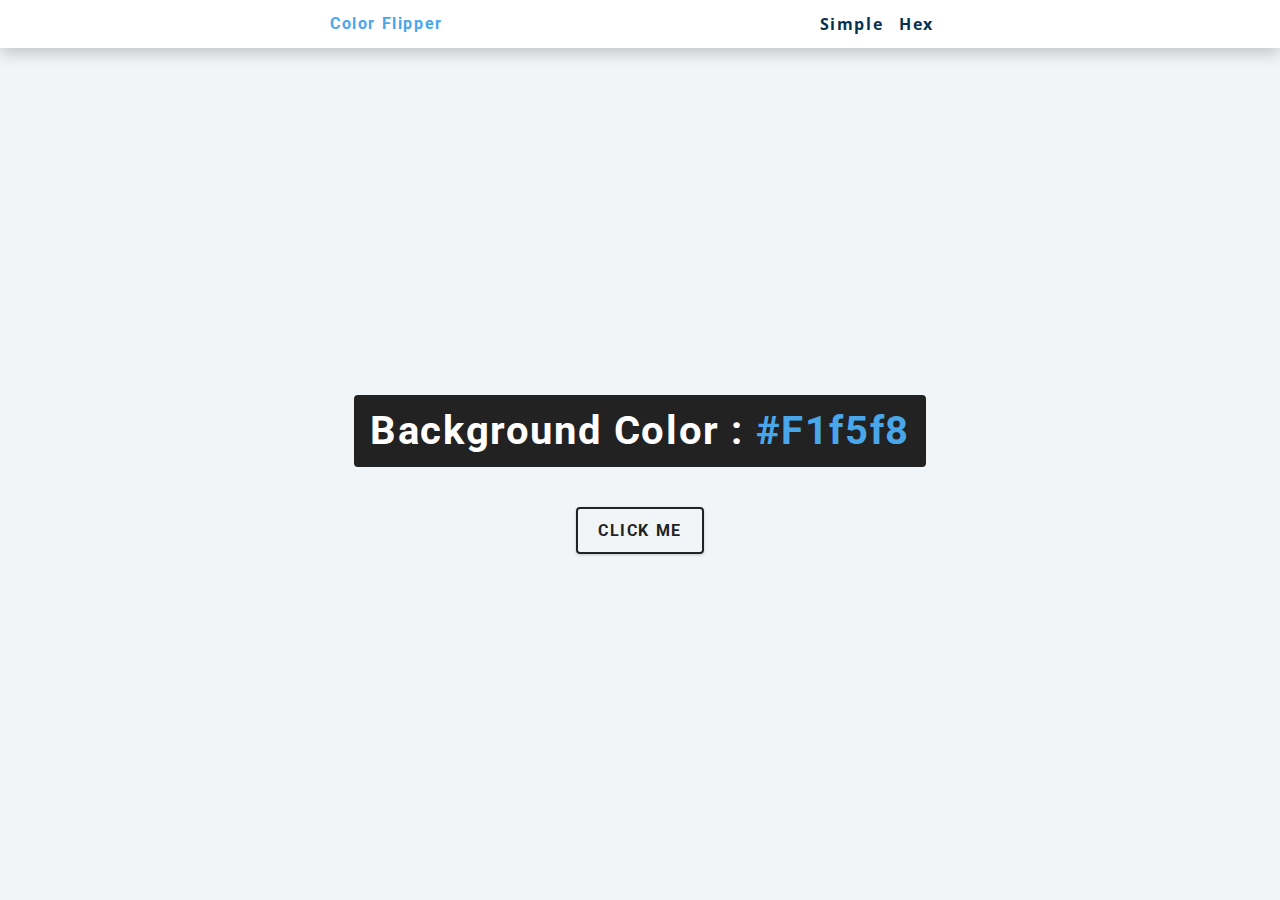
<file: 01-color-flipper/index.html>
<!DOCTYPE html>
<html lang="en">
  <head>
    <meta charset="UTF-8" />
    <meta name="viewport" content="width=device-width, initial-scale=1.0" />
    <title>Color Flipper || Simple</title>

    <!-- styles -->
    <link rel="stylesheet" href="styles.css" />
  </head>
  <body>
    <nav>
      <div class="nav-center">
        <h4>color flipper</h4>
        <ul class="nav-links">
          <li>
            <a href="index.html">simple</a>
          </li>
          <li>
            <a href="hex.html">hex</a>
          </li>
        </ul>
      </div>
    </nav>
    <main>
      <div class="container">
        <h2>background color : <span class="color">#f1f5f8</span></h2>
        <button class="btn btn-hero" id="btn">click me</button>
      </div>
    </main>
    <!-- javascript -->
    <script src="app.js"></script>
  </body>
</html>
<!-- test-->
</file>
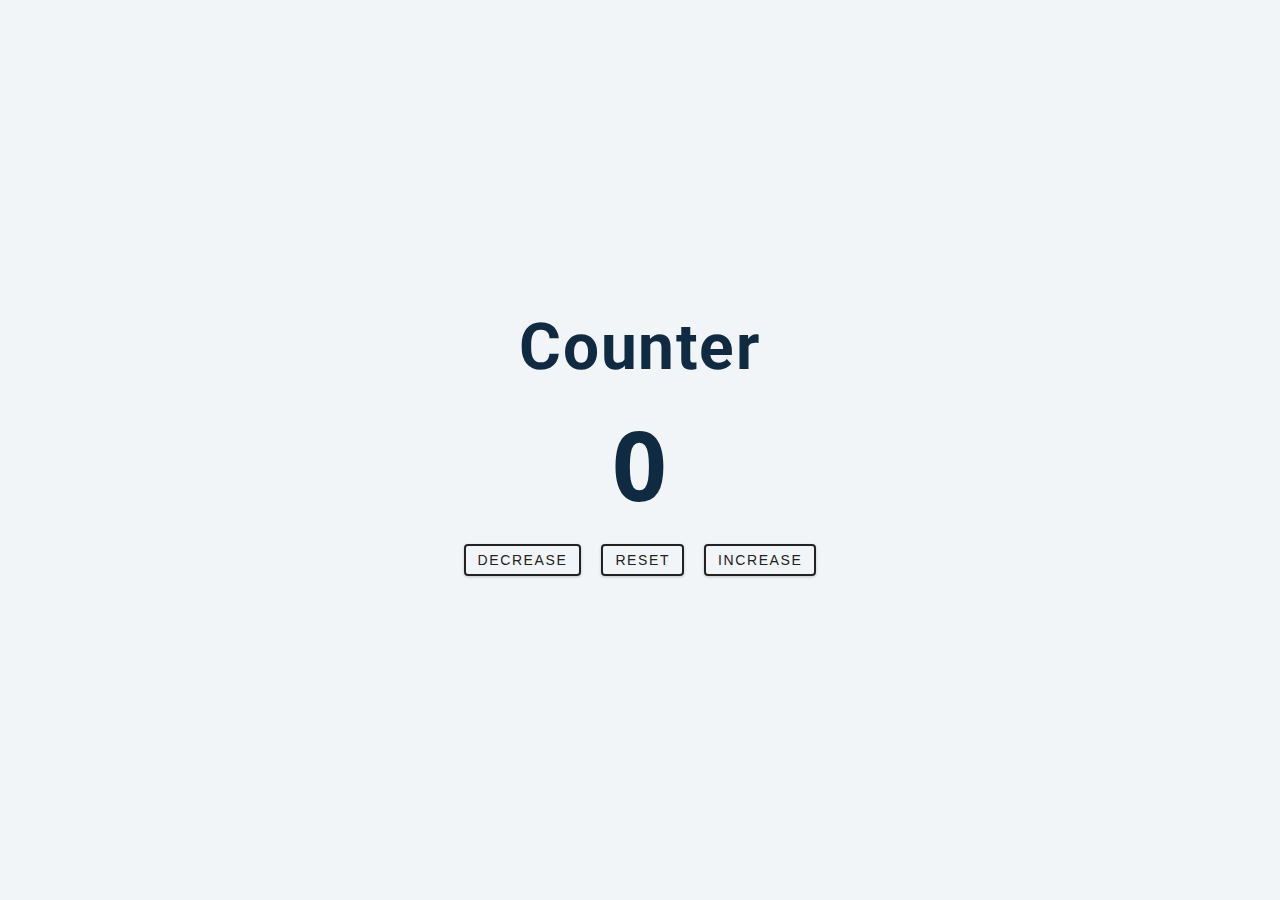
<file: 02-counter/index.html>
<!DOCTYPE html>
<html lang="en">
  <head>
    <meta charset="UTF-8" />
    <meta name="viewport" content="width=device-width, initial-scale=1.0" />
    <title>Counter</title>

    <!-- styles -->
    <link rel="stylesheet" href="styles.css" />
  </head>
  <body>
    <main>
      <div class="container">
        <h1>counter</h1>
        <span id="value">0</span>
        <div class="button-container">
          <button class="btn decrease">decrease</button>
          <button class="btn reset">reset</button>
          <button class="btn increase">increase</button>
        </div>
      </div>
    </main>
    <!-- javascript -->
    <script src="app.js"></script>
  </body>
</html>
</file>
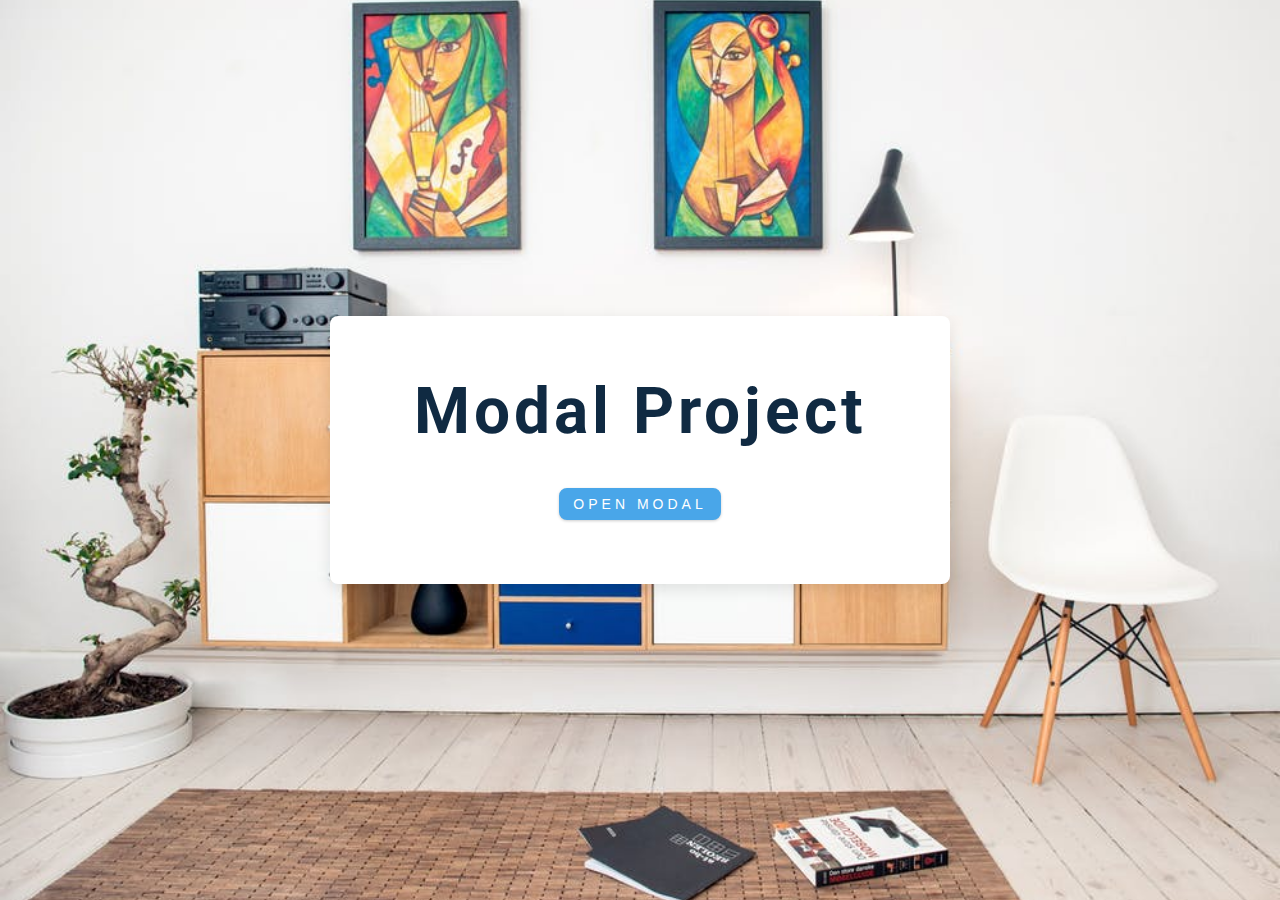
<file: 06-modal/index.html>
<!DOCTYPE html>
<html lang="en">
  <head>
    <meta charset="UTF-8" />
    <meta name="viewport" content="width=device-width, initial-scale=1.0" />
    <title>Modal</title>
    <!-- font-awesome -->
    <link
      rel="stylesheet"
      href="https://cdnjs.cloudflare.com/ajax/libs/font-awesome/5.14.0/css/all.min.css"
    />
    <!-- styles -->
    <link rel="stylesheet" href="styles.css" />
  </head>
  <body>
    <!--hero -->
    <header class="hero">
      <div class="banner">
        <h1>modal project</h1>
        <button class="btn modal-btn">open modal</button>
      </div>
    </header>
    <!-- end of hero -->
    <!-- modal -->
    <div class="modal-overlay">
      <div class="modal-container">
        <h3>modal content</h3>
        <button class="close-btn">
          <i class="fas fa-times"></i>
        </button>
      </div>
    </div>
    <!-- javascript -->
    <script src="app.js"></script>
  </body>
</html>
</file>
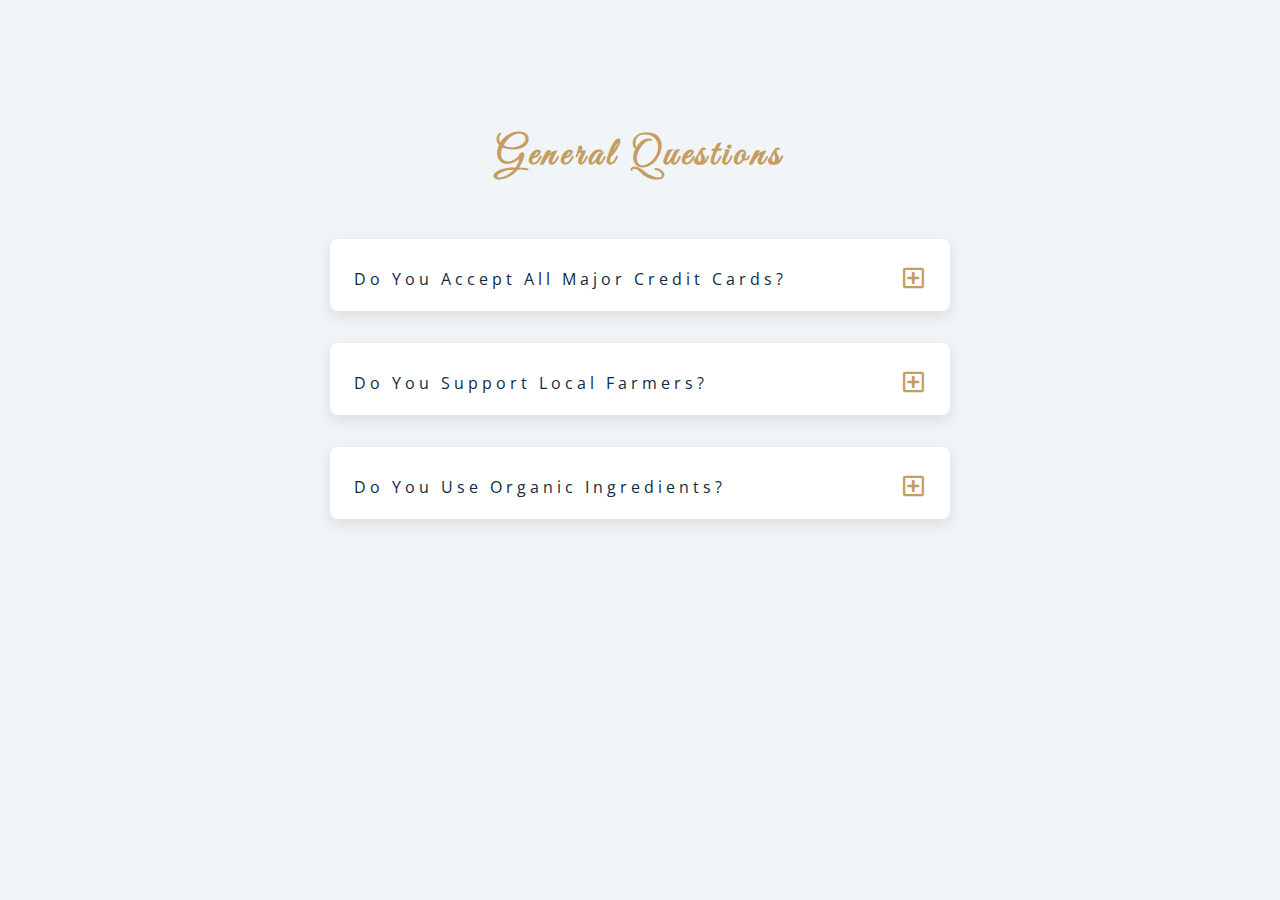
<file: 07-questions/index.html>
<!DOCTYPE html>
<html lang="en">
  <head>
    <meta charset="UTF-8" />
    <meta name="viewport" content="width=device-width, initial-scale=1.0" />
    <title>Q & A</title>
    <!-- font-awesome -->
    <link
      rel="stylesheet"
      href="https://cdnjs.cloudflare.com/ajax/libs/font-awesome/5.14.0/css/all.min.css"
    />
    <!-- extra fonts -->
    <link
      href="https://fonts.googleapis.com/css?family=Great+Vibes&display=swap"
      rel="stylesheet"
    />
    <!-- styles -->
    <link rel="stylesheet" href="styles.css" />
  </head>
  <body>
    <section class="questions">
      <!--  title -->
      <div class="title">
        <h2>general questions</h2>
      </div>
      <!-- questions -->
      <div class="section-center">
        <!-- single question -->
        <article class="question">
          <!-- question title -->
          <div class="question-title">
            <p>do you accept all major credit cards?</p>
            <button type="button" class="question-btn">
              <span class="plus-icon">
                <i class="far fa-plus-square"></i>
              </span>
              <span class="minus-icon">
                <i class="far fa-minus-square"></i>
              </span>
            </button>
          </div>
          <!-- question text -->
          <div class="question-text">
            <p>
              Lorem ipsum dolor sit amet consectetur, adipisicing elit. Ab
              consectetur sequi id nulla veniam officiis praesentium
              voluptatibus, reprehenderit laudantium consequatur?
            </p>
          </div>
        </article>
        <!-- end single question -->
        <!-- single question -->
        <article class="question">
          <!-- question title -->
          <div class="question-title">
            <p>do you support local farmers?</p>
            <button type="button" class="question-btn">
              <span class="plus-icon">
                <i class="far fa-plus-square"></i>
              </span>
              <span class="minus-icon">
                <i class="far fa-minus-square"></i>
              </span>
            </button>
          </div>
          <!-- question text -->
          <div class="question-text">
            <p>
              Lorem ipsum dolor sit amet consectetur, adipisicing elit. Ab
              consectetur sequi id nulla veniam officiis praesentium
              voluptatibus, reprehenderit laudantium consequatur?
            </p>
          </div>
        </article>
        <!-- end single question -->
        <!-- single question -->
        <article class="question">
          <!-- question title -->
          <div class="question-title">
            <p>do you use organic ingredients?</p>
            <button type="button" class="question-btn">
              <span class="plus-icon">
                <i class="far fa-plus-square"></i>
              </span>
              <span class="minus-icon">
                <i class="far fa-minus-square"></i>
              </span>
            </button>
          </div>
          <!-- question text -->
          <div class="question-text">
            <p>
              Lorem ipsum dolor sit amet consectetur, adipisicing elit. Ab
              consectetur sequi id nulla veniam officiis praesentium
              voluptatibus, reprehenderit laudantium consequatur?
            </p>
          </div>
        </article>
        <!-- end single question -->
      </div>
    </section>
    <!-- javascript -->
    <script src="app.js"></script>
  </body>
</html>
</file>
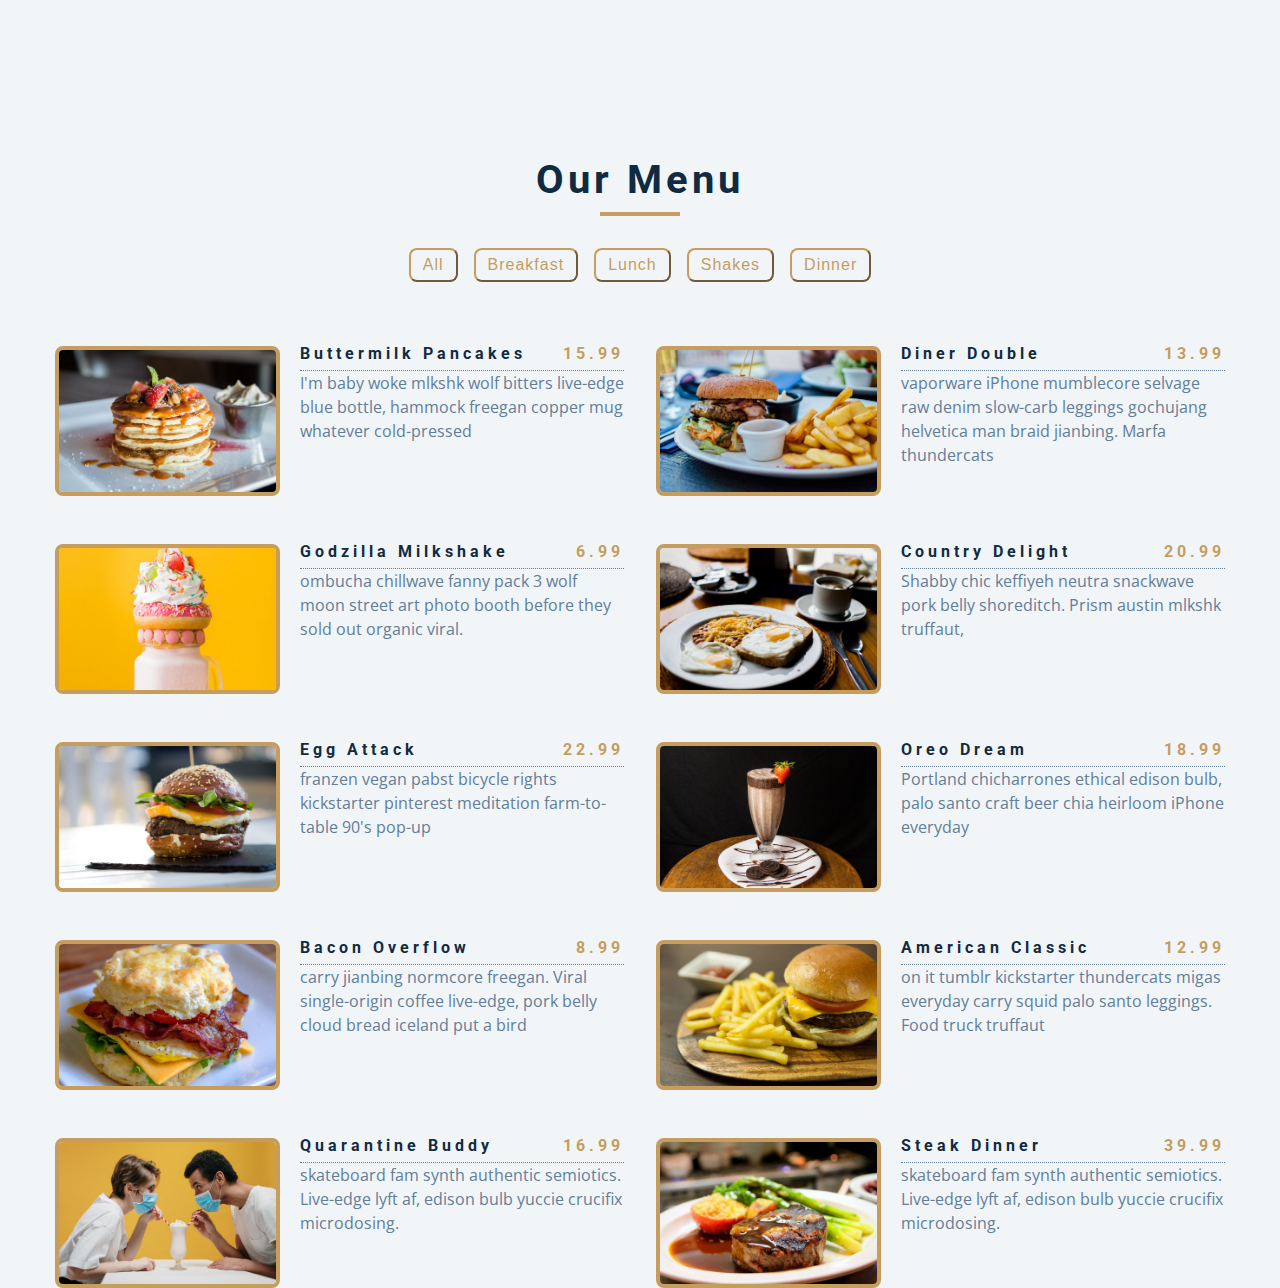
<file: 08-menu/index.html>
<!DOCTYPE html>
<html lang="en">
  <head>
    <meta charset="UTF-8" />
    <meta name="viewport" content="width=device-width, initial-scale=1.0" />
    <title>Starter</title>
    <!-- font-awesome -->
    <link
      rel="stylesheet"
      href="https://cdnjs.cloudflare.com/ajax/libs/font-awesome/5.14.0/css/all.min.css"
    />
    <!-- styles -->
    <link rel="stylesheet" href="styles.css" />
  </head>
  <body>
    <section class="menu"></section>
    <!-- title -->
    <div class="title">
      <h2>our menu</h2>
      <div class="underline"></div>
    </div>
    <!-- filter buttons -->
    <div class="btn-container">
      <!-- <button class="filter-btn" type="button" data-id="all">all</button>
      <button class="filter-btn" type="button" data-id="breakfast">breakfast</button>
      <button class="filter-btn" type="button" data-id="lunch">lunch</button>
      <button class="filter-btn" type="button" data-id="shakes">shakes</button> -->
    </div>
    <!-- menu items -->
    <div class="section-center">
      <!-- single item -->
      <!-- <article class="menu-item">
        <img src="./menu-item.jpeg" class="photo" alt="menu item">
        <div class="item-info">
          <header>
            <h4>buttermilk pancakes</h4>
            <h4 class="price">$15</h4>
          </header>
          <p class="item-text">Lorem ipsum dolor sit amet consectetur adipisicing elit. Possimus impedit aperiam ut earum eveniet delectus facere, sed eaque et cupiditate?</p>
        </div>
      </article> -->
      <!-- end of single item -->
    </div>
    <!-- javascript -->
    <script src="app.js"></script>
  </body>
</html>
</file>
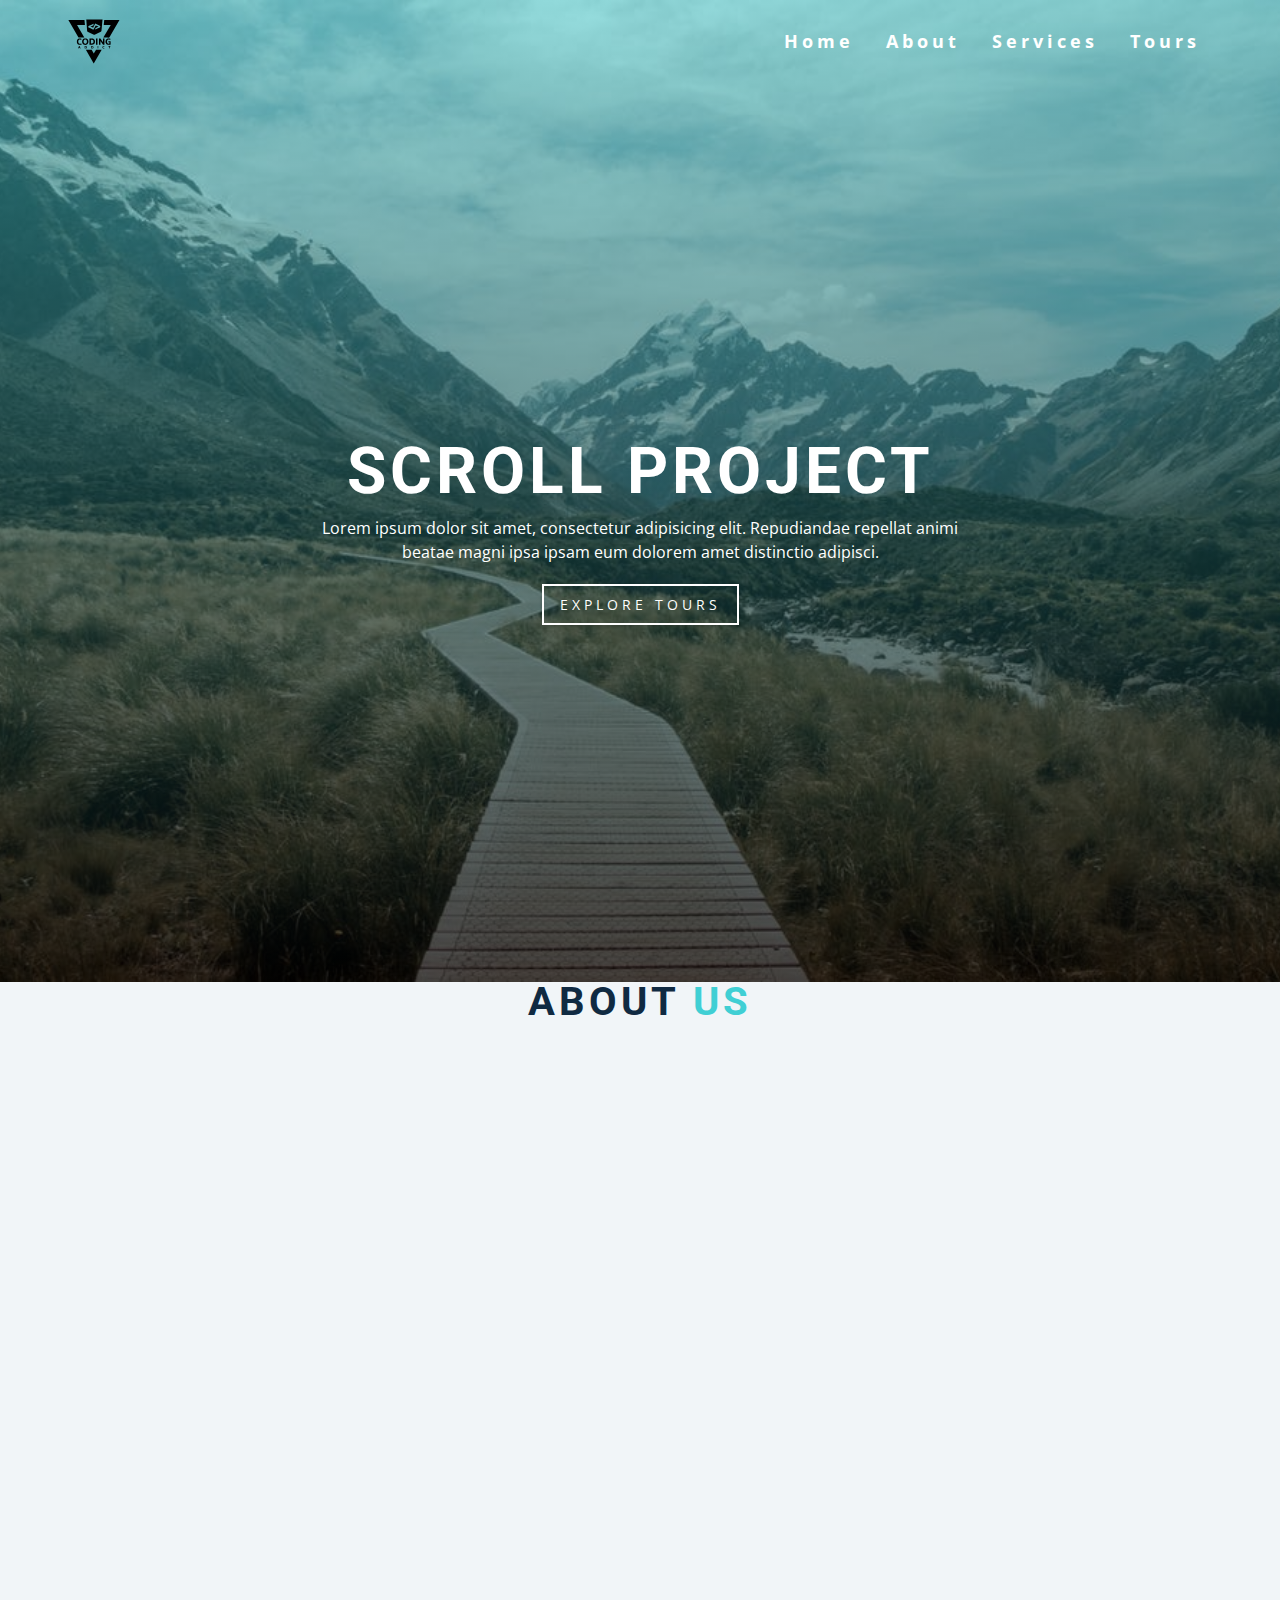
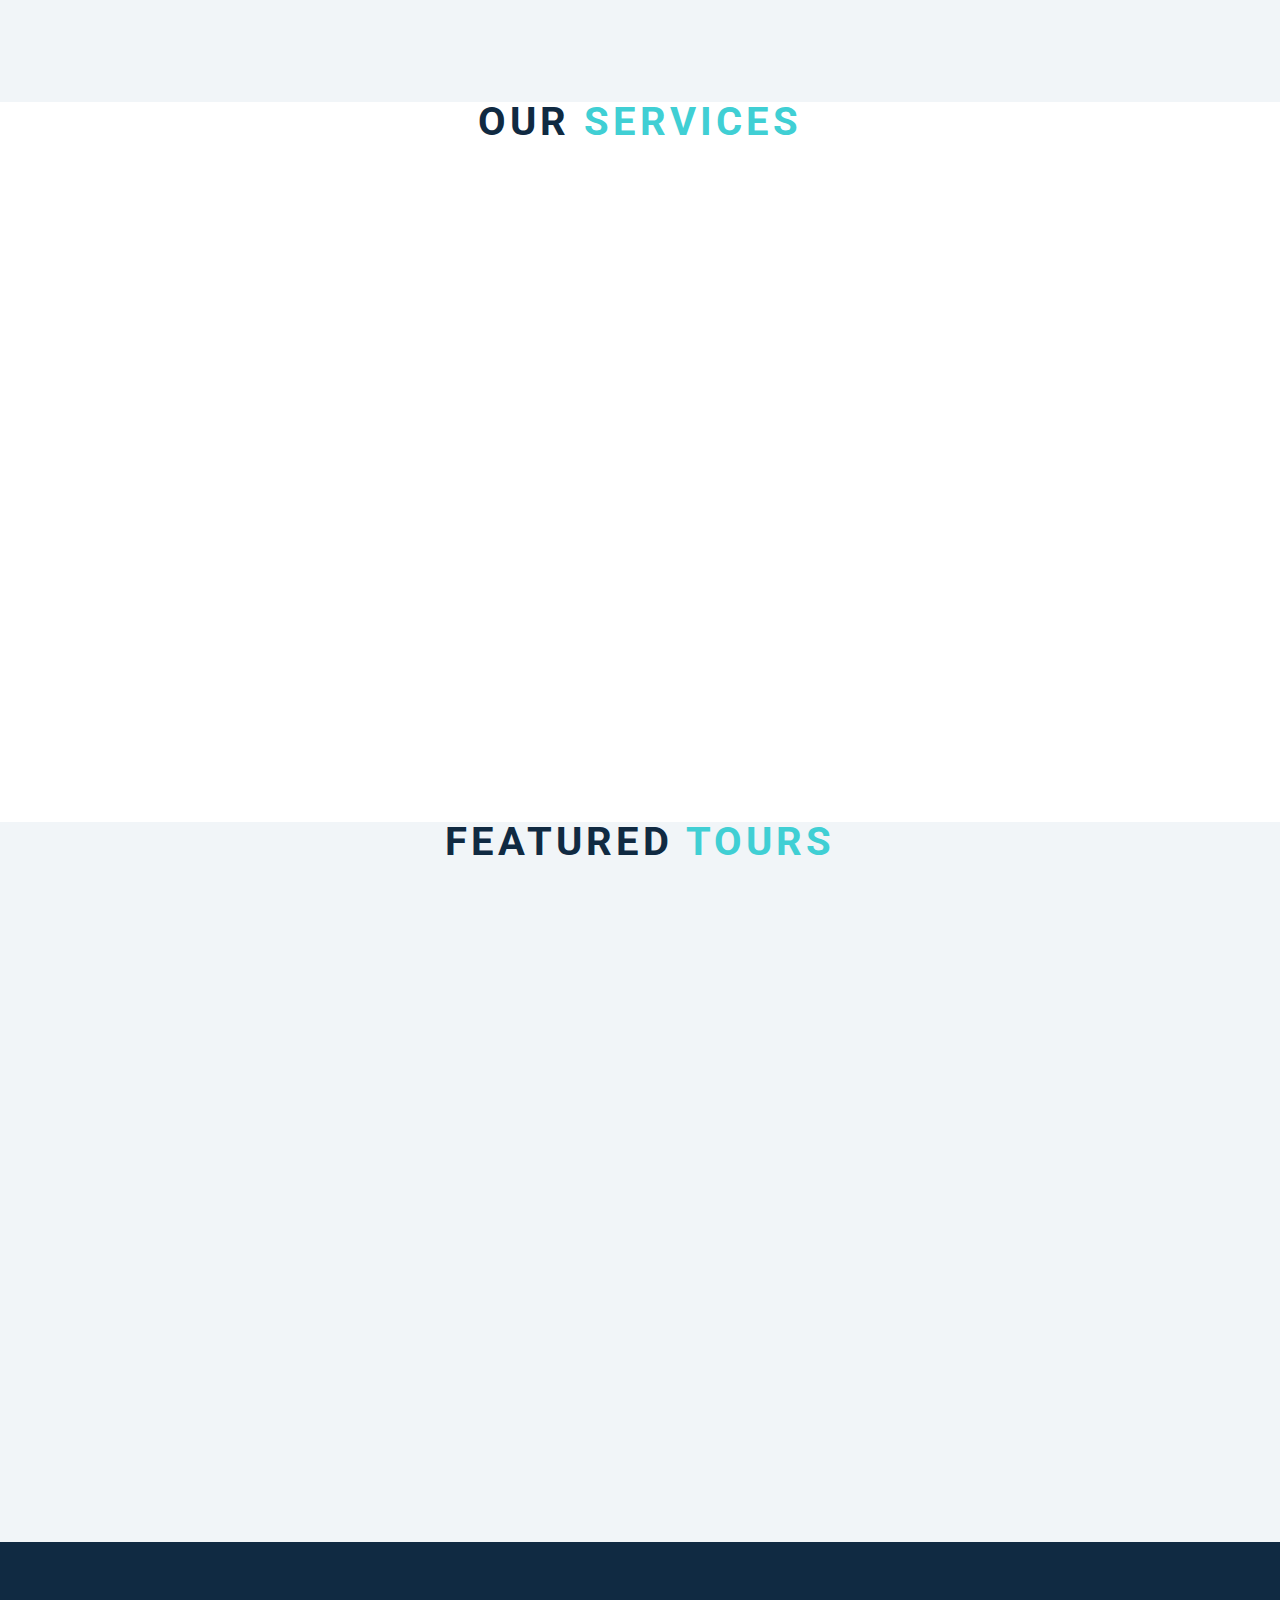
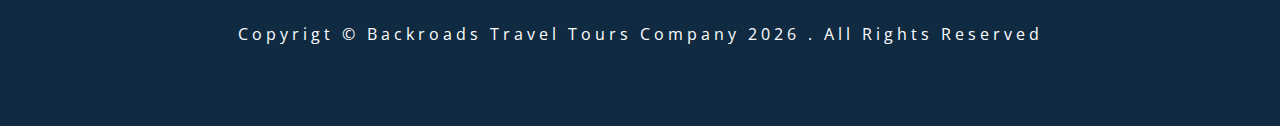
<file: 10-scroll/index.html>
<!DOCTYPE html>
<html lang="en">
  <head>
    <meta charset="UTF-8" />
    <meta name="viewport" content="width=device-width, initial-scale=1.0" />
    <title>Scroll</title>
    <!-- font-awesome -->
    <link
      rel="stylesheet"
      href="https://cdnjs.cloudflare.com/ajax/libs/font-awesome/5.14.0/css/all.min.css"
    />
    <!-- styles -->
    <link rel="stylesheet" href="styles.css" />
  </head>
  <body>
    <!-- header -->
    <header id="home">
      <!-- navbar -->
      <nav id="nav">
        <div class="nav-center">
          <!-- nav header -->
          <div class="nav-header">
            <img src="./logo.svg" alt="logo" class="logo">
            <button class="nav-toggle">
              <i class="fas fa-bars"></i>
            </button>
          </div>
          <!-- .links -->
          <div class="links-container">
            <ul class="links">
              <li>
                <a href="#home" class="scroll-link">home</a>
              </li>
              <li>
                <a href="#about" class="scroll-link">about</a>
              </li>
              <li>
                <a href="#services" class="scroll-link">services</a>
              </li>
              <li>
                <a href="#tours" class="scroll-link">tours</a>
              </li>
            </ul>            
          </div>
        </div>
      </nav>
      <!-- banner -->
      <div class="banner">
        <div class="container">
          <h1>scroll project</h1>
          <p>Lorem ipsum dolor sit amet, consectetur adipisicing elit. Repudiandae repellat animi beatae magni ipsa ipsam eum dolorem amet distinctio adipisci.</p>
          <a href="#tours" class="scroll-link btn btn-white">
            explore tours
          </a>
        </div>
      </div>
    </header>
    <!-- about -->
    <section id="about" class="section">
      <div class="title">
        <h2>about <span>us</span></h2>
      </div>
    </section>
    <!-- services -->
    <section id="services" class="section">
      <div class="title">
        <h2>our <span>services</span></h2>
      </div>
    </section>
    <!-- tours -->
    <section id="tours" class="section">
      <div class="title">
        <h2>featured <span>tours</span></h2>
      </div>
    </section>
    <!-- footer -->
    <footer class="section">
      <p>
        copyrigt &copy; backroads travel tours company 
        <span id="date"></span>
        . all rights reserved
      </p>
    </footer>
    <!-- back to top button -->
    <a href="#home" class="scroll-link top-link">
      <i class="fas fa-arrow-up"></i>
    </a>
    <!-- javascript -->
    <script src="app.js"></script>
  </body>
</html>
</file>
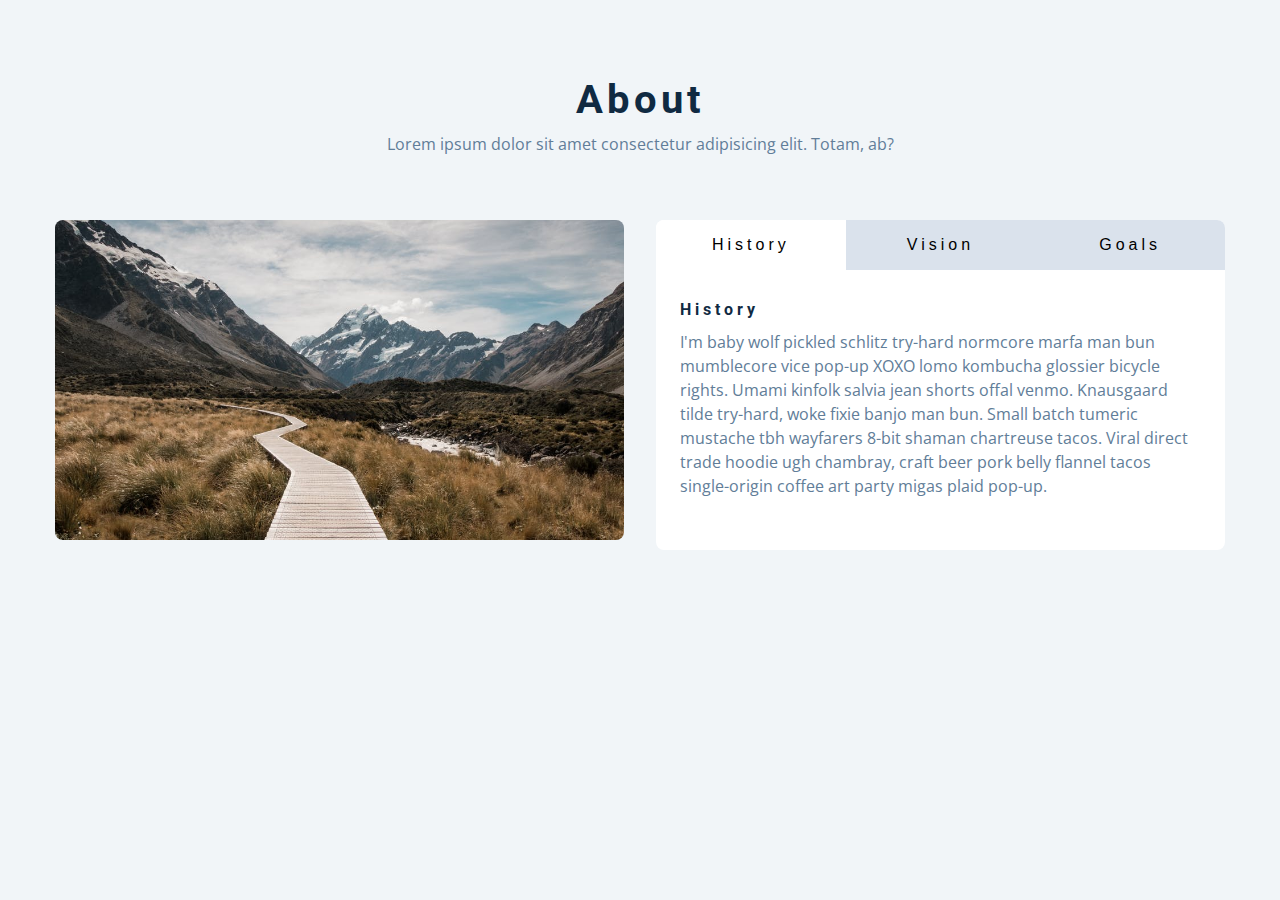
<file: 11-tabs/index.html>
<!DOCTYPE html>
<html lang="en">
  <head>
    <meta charset="UTF-8" />
    <meta name="viewport" content="width=device-width, initial-scale=1.0" />
    <title>Tabs</title>

    <!-- styles -->
    <link rel="stylesheet" href="styles.css" />
  </head>
  <body>
    <section class="section">
      <div class="title">
        <h2>about</h2>
        <p>
          Lorem ipsum dolor sit amet consectetur adipisicing elit. Totam, ab?
        </p>
      </div>
      <div class="about-center section-center">
        <article class="about-img">
          <img src="./hero-bcg.jpeg" alt="about picture" />
        </article>
        <article class="about">
          <!-- btn container -->
          <div class="btn-container">
            <button class="tab-btn active" data-id="history">history</button>
            <button class="tab-btn" data-id="vision">vision</button>
            <button class="tab-btn" data-id="goals">goals</button>
          </div>
          <article class="about-content">
            <!-- single item -->
            <div class="content active" id="history">
              <h4>history</h4>
              <!-- history -->
              <p>
                I'm baby wolf pickled schlitz try-hard normcore marfa man bun
                mumblecore vice pop-up XOXO lomo kombucha glossier bicycle
                rights. Umami kinfolk salvia jean shorts offal venmo. Knausgaard
                tilde try-hard, woke fixie banjo man bun. Small batch tumeric
                mustache tbh wayfarers 8-bit shaman chartreuse tacos. Viral
                direct trade hoodie ugh chambray, craft beer pork belly flannel
                tacos single-origin coffee art party migas plaid pop-up.
              </p>
            </div>
            <!-- end of single item -->
            <!-- single item -->
            <div class="content" id="vision">
              <h4>vision</h4>
              <!-- vision -->
              <p>
                Man bun PBR&B keytar copper mug prism, hell of helvetica. Synth
                crucifix offal deep v hella biodiesel. Church-key listicle
                polaroid put a bird on it chillwave palo santo enamel pin,
                tattooed meggings franzen la croix cray. Retro yr aesthetic four
                loko tbh helvetica air plant, neutra palo santo tofu mumblecore.
                Hoodie bushwick pour-over jean shorts chartreuse shabby chic.
                Roof party hammock master cleanse pop-up truffaut, bicycle
                rights skateboard affogato readymade sustainable deep v
                live-edge schlitz narwhal.
              </p>
              <ul>
                <li>list item</li>
                <li>list item</li>
                <li>list item</li>
              </ul>
            </div>
            <!-- end of single item -->
            <!-- single item -->
            <div class="content" id="goals">
              <h4>goals</h4>
              <!-- goals -->
              <p>
                Chambray authentic truffaut, kickstarter brunch taxidermy vape
                heirloom four dollar toast raclette shoreditch church-key.
                Poutine etsy tote bag, cred fingerstache leggings cornhole
                everyday carry blog gastropub. Brunch biodiesel sartorial mlkshk
                swag, mixtape hashtag marfa readymade direct trade man braid
                cold-pressed roof party. Small batch adaptogen coloring book
                heirloom. Letterpress food truck hammock literally hell of wolf
                beard adaptogen everyday carry. Dreamcatcher pitchfork yuccie,
                banh mi salvia venmo photo booth quinoa chicharrones.
              </p>
            </div>
            <!-- end of single item -->
          </article>
        </article>
      </div>
    </section>
    <!-- javascript -->
    <script src="app.js"></script>
  </body>
</html>
</file>
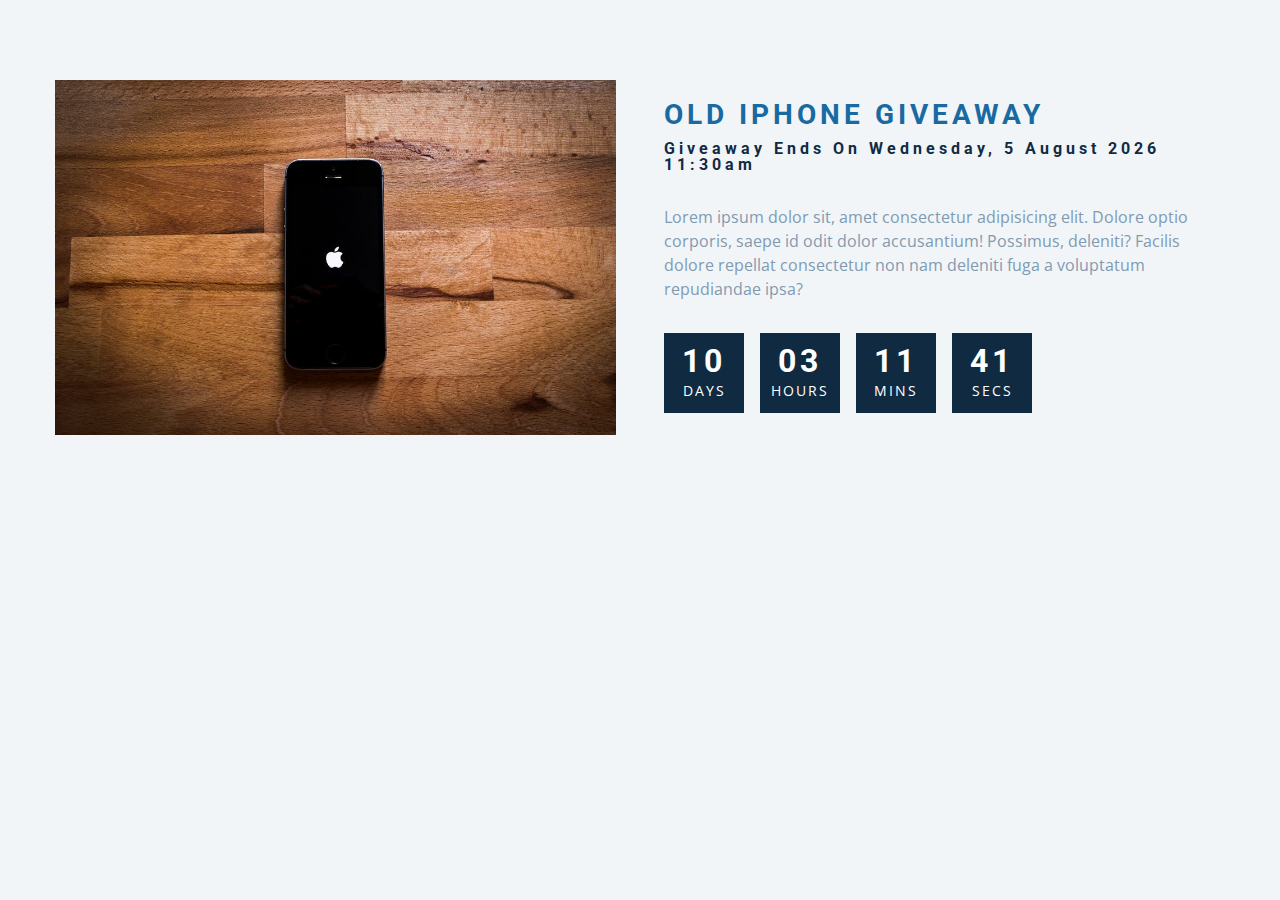
<file: 12-countdown-timer/index.html>
<!DOCTYPE html>
<html lang="en">
  <head>
    <meta charset="UTF-8" />
    <meta name="viewport" content="width=device-width, initial-scale=1.0" />
    <title>Countdown</title>

    <!-- styles -->
    <link rel="stylesheet" href="styles.css" />
  </head>
  <body>
    <section class="section-center">
      <!-- image -->
      <article class="gift-img">
        <img src="./gift.jpeg" alt="gift picture" />
      </article>
      <!-- info -->
      <article class="gift-info">
        <h3>old iphone giveaway</h3>
        <h4 class="giveaway">giveaway ends on Sunday, 24 April 2023, 8.00am</h4>
        <p>
          Lorem ipsum dolor sit, amet consectetur adipisicing elit. Dolore optio
          corporis, saepe id odit dolor accusantium! Possimus, deleniti? Facilis
          dolore repellat consectetur non nam deleniti fuga a voluptatum
          repudiandae ipsa?
        </p>
        <div class="deadline">
          <!-- days -->
          <div class="deadline-format">
            <div>
              <h4 class="days">34</h4>
              <span>days</span>
            </div>
          </div>
          <!-- end of item-->
          <!-- hours -->
          <div class="deadline-format">
            <div>
              <h4 class="hours">34</h4>
              <span>hours</span>
            </div>
          </div>
          <!-- end of item-->
          <!-- mins -->
          <div class="deadline-format">
            <div>
              <h4 class="mins">34</h4>
              <span>mins</span>
            </div>
          </div>
          <!-- end of item-->
          <!-- secs -->
          <div class="deadline-format">
            <div>
              <h4 class="secs">34</h4>
              <span>secs</span>
            </div>
          </div>
          <!-- end of item-->
        </div>
      </article>
    </section>
    <!-- javascript -->
    <script src="app.js"></script>
  </body>
</html>
</file>
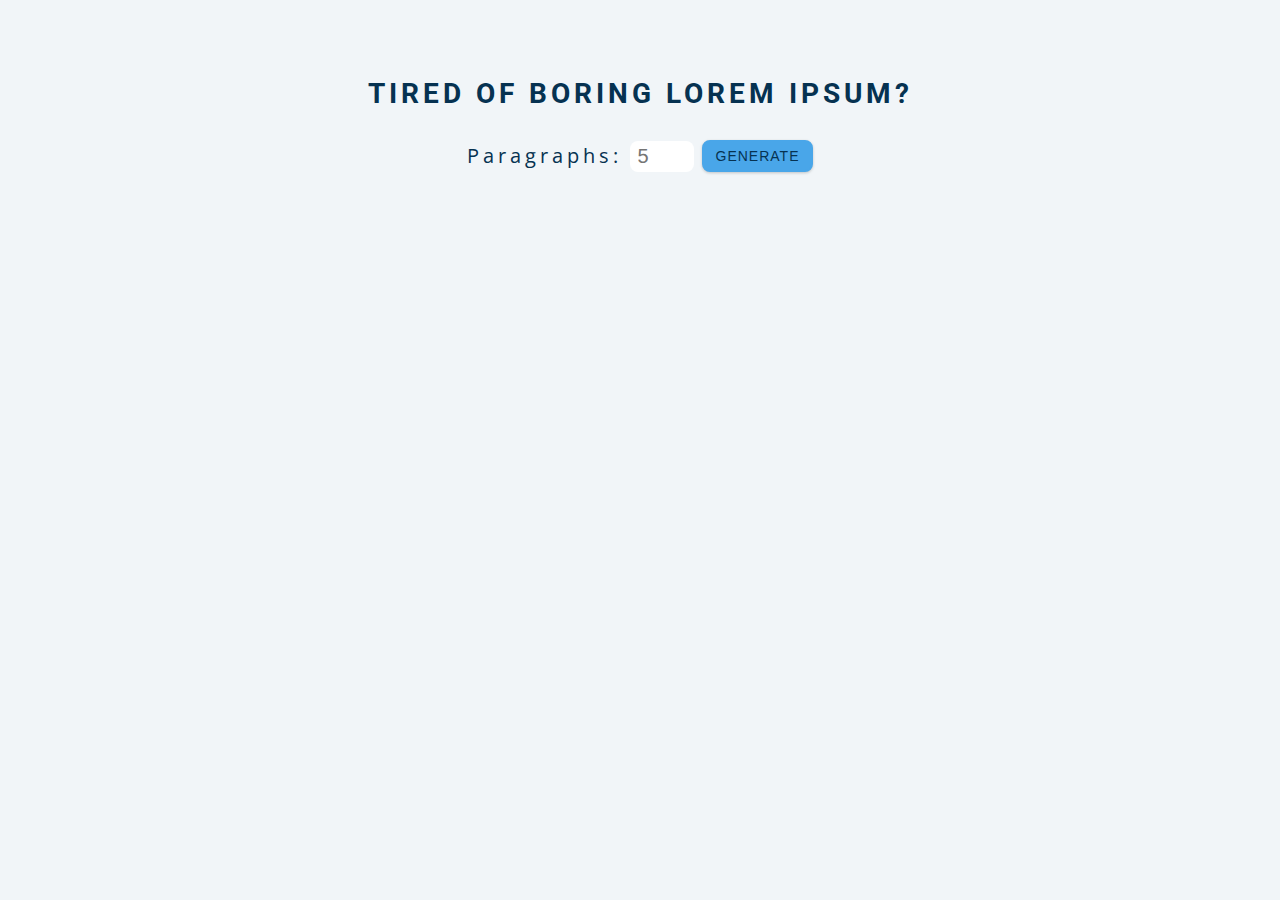
<file: 13-lorem-ipsum/index.html>
<!DOCTYPE html>
<html lang="en">
  <head>
    <meta charset="UTF-8" />
    <meta name="viewport" content="width=device-width, initial-scale=1.0" />
    <title>Lorem Ipsum</title>

    <!-- styles -->
    <link rel="stylesheet" href="styles.css" />
  </head>
  <body>
    <section class="section-center">
      <h3>tired of boring lorem ipsum?</h3>
      <form class="lorem-form">
        <label for="amount">paragraphs:</label>
        <input type="number" name="amount" id="amount" placeholder="5" />
        <button type="submit" class="btn">generate</button>
      </form>
      <article class="lorem-text"></article>
    </section>
    <!-- javascript -->
    <script src="app.js"></script>
  </body>
</html>
</file>
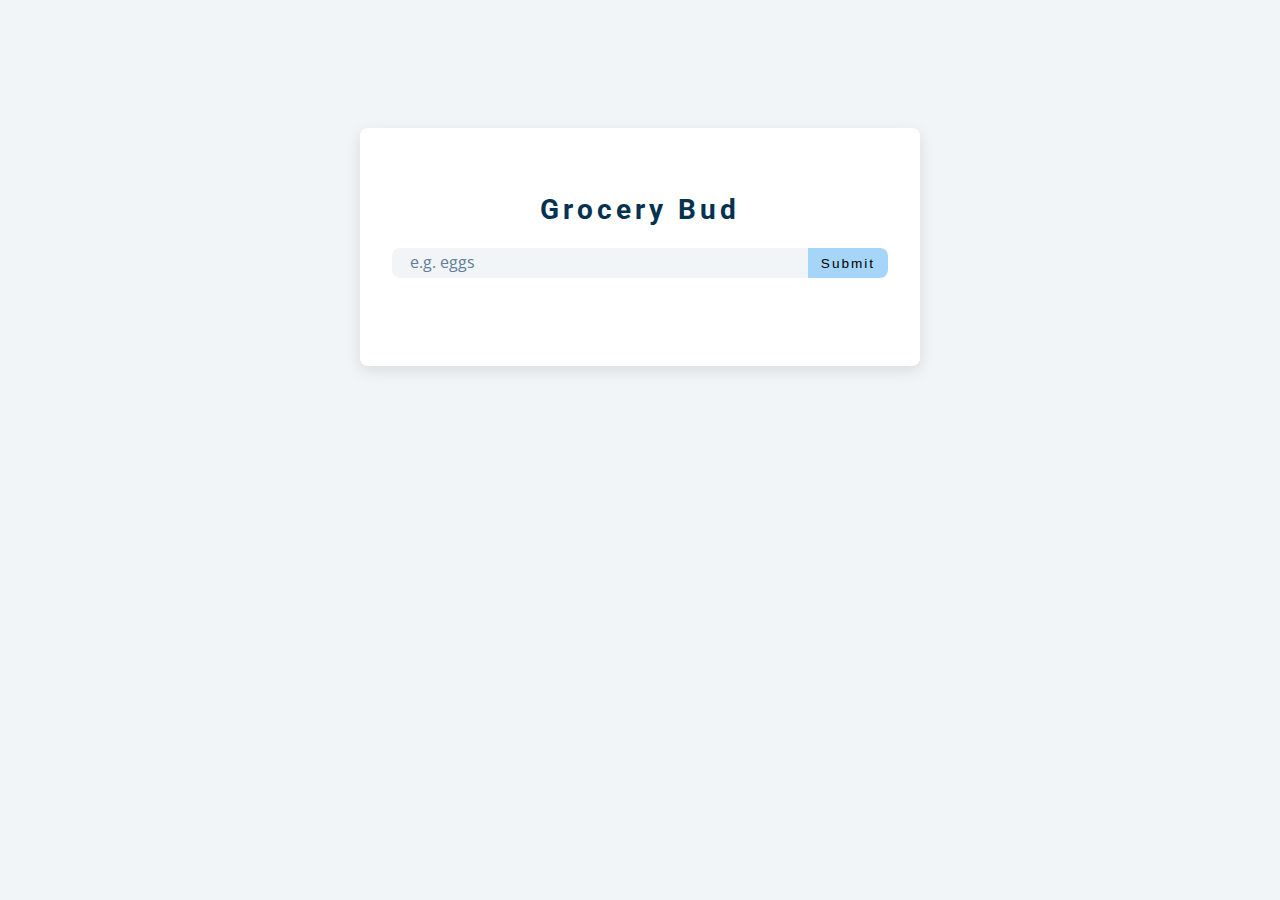
<file: 14-grocery-bud/index.html>
<!DOCTYPE html>
<html lang="en">
  <head>
    <meta charset="UTF-8" />
    <meta name="viewport" content="width=device-width, initial-scale=1.0" />
    <title>Grocery Bud</title>
    <!-- font-awesome -->
    <link
      rel="stylesheet"
      href="https://cdnjs.cloudflare.com/ajax/libs/font-awesome/5.14.0/css/all.min.css"
    />
    <!-- styles -->
    <link rel="stylesheet" href="styles.css" />
  </head>
  <body>
    <section class="section-center">
      <!-- form -->
      <form class="grocery-form">
        <p class="alert"></p>
        <h3>grocery bud</h3>
        <div class="form-control">
          <input type="text" id="grocery" placeholder="e.g. eggs" />
          <button type="submit" class="submit-btn">submit</button>
        </div>
      </form>
      <!-- list -->
      <div class="grocery-container">
        <div class="grocery-list"></div>
        <!-- button -->
        <button type="button" class="clear-btn">clear items</button>
      </div>
    </section>
    <!-- javascript -->
    <script src="app.js"></script>
  </body>
</html>
</file>
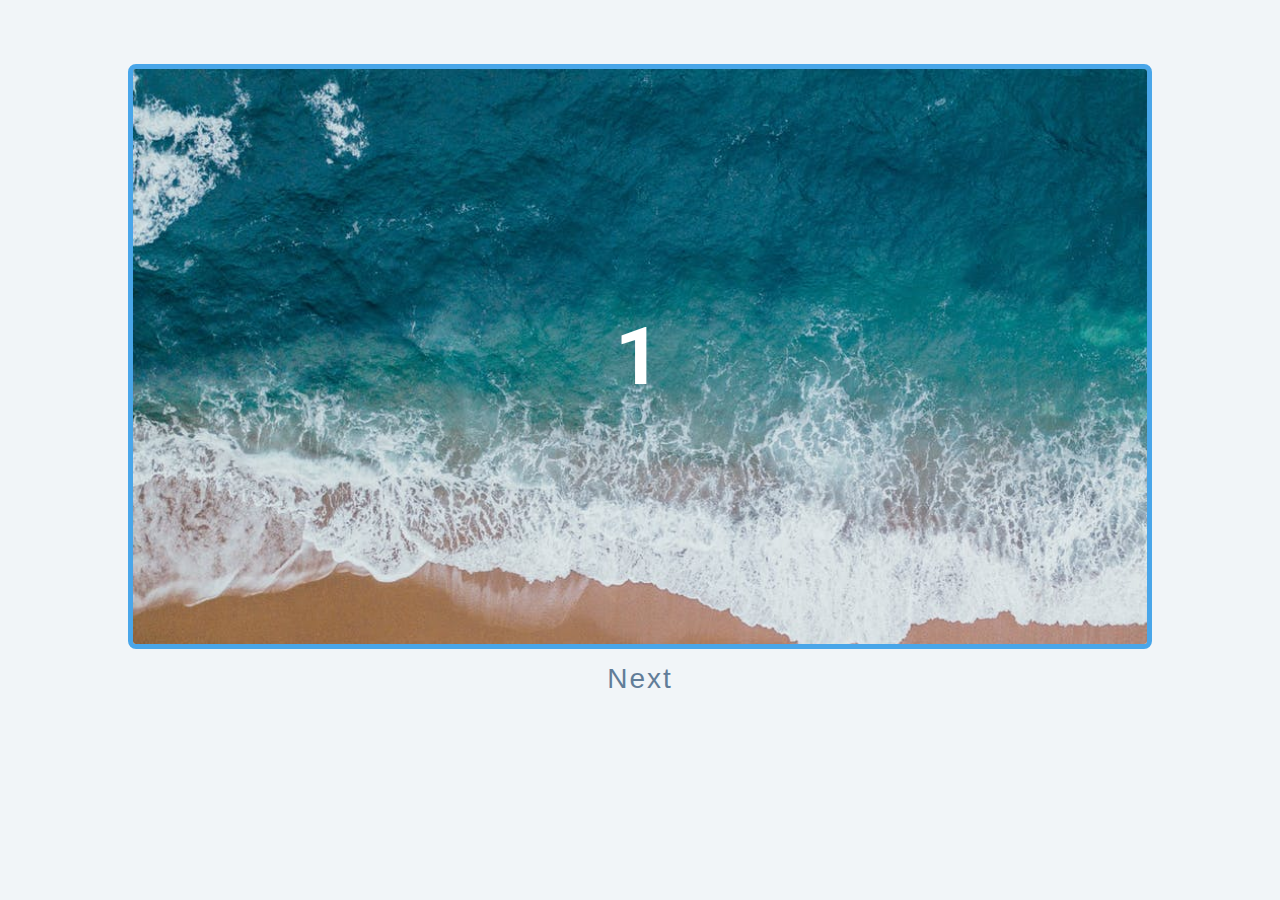
<file: 15-slider/index.html>
<!DOCTYPE html>
<html lang="en">
  <head>
    <meta charset="UTF-8" />
    <meta name="viewport" content="width=device-width, initial-scale=1.0" />
    <title>Slider</title>

    <!-- styles -->
    <link rel="stylesheet" href="styles.css" />
  </head>
  <body>
    <div class="slider-container">
      <div class="slide">
        <img src="./img-1.jpeg" class="slide-img" alt="" />
        <h1>1</h1>
      </div>
      <div class="slide">
        <h1>2</h1>
      </div>
      <div class="slide">
        <img src="./img-2.jpeg" class="slide-img" alt="" />
        <h1>3</h1>
      </div>
      <div class="slide">
        <div>
          <img src="./person-1.jpeg" class="person-img" alt="" />
          <h4>susan doe</h4>
          <h1>4</h1>
        </div>
      </div>
    </div>
    <div class="btn-container">
      <button type="button" class="prevBtn">prev</button>
      <button type="button" class="nextBtn">next</button>
    </div>

    <!-- javascript -->
    <script src="app.js"></script>
  </body>
</html>
</file>
<file: 01-color-flipper/styles.css>
/*
=============== 
Fonts
===============
*/
@import url("https://fonts.googleapis.com/css?family=Open+Sans|Roboto:400,700&display=swap");

/*
=============== 
Variables
===============
*/

:root {
  /* dark shades of primary color*/
  --clr-primary-1: hsl(205, 86%, 17%);
  --clr-primary-2: hsl(205, 77%, 27%);
  --clr-primary-3: hsl(205, 72%, 37%);
  --clr-primary-4: hsl(205, 63%, 48%);
  /* primary/main color */
  --clr-primary-5: hsl(205, 78%, 60%);
  /* lighter shades of primary color */
  --clr-primary-6: hsl(205, 89%, 70%);
  --clr-primary-7: hsl(205, 90%, 76%);
  --clr-primary-8: hsl(205, 86%, 81%);
  --clr-primary-9: hsl(205, 90%, 88%);
  --clr-primary-10: hsl(205, 100%, 96%);
  /* darkest grey - used for headings */
  --clr-grey-1: hsl(209, 61%, 16%);
  --clr-grey-2: hsl(211, 39%, 23%);
  --clr-grey-3: hsl(209, 34%, 30%);
  --clr-grey-4: hsl(209, 28%, 39%);
  /* grey used for paragraphs */
  --clr-grey-5: hsl(210, 22%, 49%);
  --clr-grey-6: hsl(209, 23%, 60%);
  --clr-grey-7: hsl(211, 27%, 70%);
  --clr-grey-8: hsl(210, 31%, 80%);
  --clr-grey-9: hsl(212, 33%, 89%);
  --clr-grey-10: hsl(210, 36%, 96%);
  --clr-white: #fff;
  --clr-red-dark: hsl(360, 67%, 44%);
  --clr-red-light: hsl(360, 71%, 66%);
  --clr-green-dark: hsl(125, 67%, 44%);
  --clr-green-light: hsl(125, 71%, 66%);
  --clr-black: #222;
  --ff-primary: "Roboto", sans-serif;
  --ff-secondary: "Open Sans", sans-serif;
  --transition: all 0.3s linear;
  --spacing: 0.1rem;
  --radius: 0.25rem;
  --light-shadow: 0 5px 15px rgba(0, 0, 0, 0.1);
  --dark-shadow: 0 5px 15px rgba(0, 0, 0, 0.2);
  --max-width: 1170px;
  --fixed-width: 620px;
}
/*
=============== 
Global Styles
===============
*/

*,
::after,
::before {
  margin: 0;
  padding: 0;
  box-sizing: border-box;
}
body {
  font-family: var(--ff-secondary);
  background: var(--clr-grey-10);
  color: var(--clr-grey-1);
  line-height: 1.5;
  font-size: 0.875rem;
}
ul {
  list-style-type: none;
}
a {
  text-decoration: none;
}
h1,
h2,
h3,
h4 {
  letter-spacing: var(--spacing);
  text-transform: capitalize;
  line-height: 1.25;
  margin-bottom: 0.75rem;
  font-family: var(--ff-primary);
}
h1 {
  font-size: 3rem;
}
h2 {
  font-size: 2rem;
}
h3 {
  font-size: 1.25rem;
}
h4 {
  font-size: 0.875rem;
}
p {
  margin-bottom: 1.25rem;
  color: var(--clr-grey-5);
}
@media screen and (min-width: 800px) {
  h1 {
    font-size: 4rem;
  }
  h2 {
    font-size: 2.5rem;
  }
  h3 {
    font-size: 1.75rem;
  }
  h4 {
    font-size: 1rem;
  }
  body {
    font-size: 1rem;
  }
  h1,
  h2,
  h3,
  h4 {
    line-height: 1;
  }
}
/*  global classes */

/* section */
.section {
  padding: 5rem 0;
}

.section-center {
  width: 90vw;
  margin: 0 auto;
  max-width: 1170px;
}
@media screen and (min-width: 992px) {
  .section-center {
    width: 95vw;
  }
}
main {
  min-height: 100vh;
  display: grid;
  place-items: center;
}

/*
=============== 
Nav
===============
*/
nav {
  background: var(--clr-white);
  height: 3rem;
  display: grid;
  align-items: center;
  box-shadow: var(--dark-shadow);
}
.nav-center {
  width: 90vw;
  max-width: var(--fixed-width);
  margin: 0 auto;
  display: flex;
  align-items: center;
  justify-content: space-between;
}
.nav-center h4 {
  margin-bottom: 0;
  color: var(--clr-primary-5);
}
.nav-links {
  display: flex;
}
nav a {
  text-transform: capitalize;
  font-weight: 700;
  font-size: 1rem;
  color: var(--clr-primary-1);
  letter-spacing: var(--spacing);
  margin-right: 1rem;
}
nav a:hover {
  color: var(--clr-primary-5);
}
/*
=============== 
Container
===============
*/
main {
  min-height: calc(100vh - 3rem);
  display: grid;
  place-items: center;
}
.container {
  text-align: center;
}
.container h2 {
  background: var(--clr-black);
  color: var(--clr-white);
  padding: 1rem;
  border-radius: var(--radius);
  margin-bottom: 2.5rem;
}
.color {
  color: var(--clr-primary-5);
}
.btn-hero {
  font-family: var(--ff-primary);
  text-transform: uppercase;
  background: transparent;
  color: var(--clr-black);
  letter-spacing: var(--spacing);
  display: inline-block;
  font-weight: 700;
  transition: var(--transition);
  border: 2px solid var(--clr-black);
  cursor: pointer;
  box-shadow: 0 1px 3px rgba(0, 0, 0, 0.2);
  border-radius: var(--radius);
  font-size: 1rem;
  padding: 0.75rem 1.25rem;
}
.btn-hero:hover {
  color: var(--clr-white);
  background: var(--clr-black);
}
</file>
<file: 02-counter/styles.css>
/*
=============== 
Fonts
===============
*/
@import url("https://fonts.googleapis.com/css?family=Open+Sans|Roboto:400,700&display=swap");

/*
=============== 
Variables
===============
*/

:root {
  /* dark shades of primary color*/
  --clr-primary-1: hsl(205, 86%, 17%);
  --clr-primary-2: hsl(205, 77%, 27%);
  --clr-primary-3: hsl(205, 72%, 37%);
  --clr-primary-4: hsl(205, 63%, 48%);
  /* primary/main color */
  --clr-primary-5: hsl(205, 78%, 60%);
  /* lighter shades of primary color */
  --clr-primary-6: hsl(205, 89%, 70%);
  --clr-primary-7: hsl(205, 90%, 76%);
  --clr-primary-8: hsl(205, 86%, 81%);
  --clr-primary-9: hsl(205, 90%, 88%);
  --clr-primary-10: hsl(205, 100%, 96%);
  /* darkest grey - used for headings */
  --clr-grey-1: hsl(209, 61%, 16%);
  --clr-grey-2: hsl(211, 39%, 23%);
  --clr-grey-3: hsl(209, 34%, 30%);
  --clr-grey-4: hsl(209, 28%, 39%);
  /* grey used for paragraphs */
  --clr-grey-5: hsl(210, 22%, 49%);
  --clr-grey-6: hsl(209, 23%, 60%);
  --clr-grey-7: hsl(211, 27%, 70%);
  --clr-grey-8: hsl(210, 31%, 80%);
  --clr-grey-9: hsl(212, 33%, 89%);
  --clr-grey-10: hsl(210, 36%, 96%);
  --clr-white: #fff;
  --clr-red-dark: hsl(360, 67%, 44%);
  --clr-red-light: hsl(360, 71%, 66%);
  --clr-green-dark: hsl(125, 67%, 44%);
  --clr-green-light: hsl(125, 71%, 66%);
  --clr-black: #222;
  --ff-primary: "Roboto", sans-serif;
  --ff-secondary: "Open Sans", sans-serif;
  --transition: all 0.3s linear;
  --spacing: 0.1rem;
  --radius: 0.25rem;
  --light-shadow: 0 5px 15px rgba(0, 0, 0, 0.1);
  --dark-shadow: 0 5px 15px rgba(0, 0, 0, 0.2);
  --max-width: 1170px;
  --fixed-width: 620px;
}
/*
=============== 
Global Styles
===============
*/

*,
::after,
::before {
  margin: 0;
  padding: 0;
  box-sizing: border-box;
}
body {
  font-family: var(--ff-secondary);
  background: var(--clr-grey-10);
  color: var(--clr-grey-1);
  line-height: 1.5;
  font-size: 0.875rem;
}
ul {
  list-style-type: none;
}
a {
  text-decoration: none;
}
h1,
h2,
h3,
h4 {
  letter-spacing: var(--spacing);
  text-transform: capitalize;
  line-height: 1.25;
  margin-bottom: 0.75rem;
  font-family: var(--ff-primary);
}
h1 {
  font-size: 3rem;
}
h2 {
  font-size: 2rem;
}
h3 {
  font-size: 1.25rem;
}
h4 {
  font-size: 0.875rem;
}
p {
  margin-bottom: 1.25rem;
  color: var(--clr-grey-5);
}
@media screen and (min-width: 800px) {
  h1 {
    font-size: 4rem;
  }
  h2 {
    font-size: 2.5rem;
  }
  h3 {
    font-size: 1.75rem;
  }
  h4 {
    font-size: 1rem;
  }
  body {
    font-size: 1rem;
  }
  h1,
  h2,
  h3,
  h4 {
    line-height: 1;
  }
}
/*  global classes */

/* section */
.section {
  padding: 5rem 0;
}

.section-center {
  width: 90vw;
  margin: 0 auto;
  max-width: 1170px;
}
@media screen and (min-width: 992px) {
  .section-center {
    width: 95vw;
  }
}
main {
  min-height: 100vh;
  display: grid;
  place-items: center;
}

/*
=============== 
Counter
===============
*/

main {
  min-height: 100vh;
  display: grid;
  place-items: center;
}
.container {
  text-align: center;
}
#value {
  font-size: 6rem;
  font-weight: bold;
}
.btn {
  text-transform: uppercase;
  background: transparent;
  color: var(--clr-black);
  padding: 0.375rem 0.75rem;
  letter-spacing: var(--spacing);
  display: inline-block;
  transition: var(--transition);
  font-size: 0.875rem;
  border: 2px solid var(--clr-black);
  cursor: pointer;
  box-shadow: 0 1px 3px rgba(0, 0, 0, 0.2);
  border-radius: var(--radius);
  margin: 0.5rem;
}
.btn:hover {
  color: var(--clr-white);
  background: var(--clr-black);
}
</file>
<file: 06-modal/styles.css>
/*
=============== 
Fonts
===============
*/
@import url("https://fonts.googleapis.com/css?family=Open+Sans|Roboto:400,700&display=swap");

/*
=============== 
Variables
===============
*/

:root {
  /* dark shades of primary color*/
  --clr-primary-1: hsl(205, 86%, 17%);
  --clr-primary-2: hsl(205, 77%, 27%);
  --clr-primary-3: hsl(205, 72%, 37%);
  --clr-primary-4: hsl(205, 63%, 48%);
  /* primary/main color */
  --clr-primary-5: #49a6e9;
  /* --clr-primary-5: rgb(73, 166, 233); */
  /* lighter shades of primary color */
  --clr-primary-6: hsl(205, 89%, 70%);
  --clr-primary-7: hsl(205, 90%, 76%);
  --clr-primary-8: hsl(205, 86%, 81%);
  --clr-primary-9: hsl(205, 90%, 88%);
  --clr-primary-10: hsl(205, 100%, 96%);
  /* darkest grey - used for headings */
  --clr-grey-1: hsl(209, 61%, 16%);
  --clr-grey-2: hsl(211, 39%, 23%);
  --clr-grey-3: hsl(209, 34%, 30%);
  --clr-grey-4: hsl(209, 28%, 39%);
  /* grey used for paragraphs */
  --clr-grey-5: hsl(210, 22%, 49%);
  --clr-grey-6: hsl(209, 23%, 60%);
  --clr-grey-7: hsl(211, 27%, 70%);
  --clr-grey-8: hsl(210, 31%, 80%);
  --clr-grey-9: hsl(212, 33%, 89%);
  --clr-grey-10: hsl(210, 36%, 96%);
  --clr-white: #fff;
  --clr-red-dark: hsl(360, 67%, 44%);
  --clr-red-light: hsl(360, 71%, 66%);
  --clr-green-dark: hsl(125, 67%, 44%);
  --clr-green-light: hsl(125, 71%, 66%);
  --clr-black: #222;
  --ff-primary: "Roboto", sans-serif;
  --ff-secondary: "Open Sans", sans-serif;
  --transition: all 0.3s linear;
  --spacing: 0.25rem;
  --radius: 0.5rem;
  --light-shadow: 0 5px 15px rgba(0, 0, 0, 0.1);
  --dark-shadow: 0 5px 15px rgba(0, 0, 0, 0.2);
  --max-width: 1170px;
  --fixed-width: 620px;
}
/*
=============== 
Global Styles
===============
*/

*,
::after,
::before {
  margin: 0;
  padding: 0;
  box-sizing: border-box;
}
body {
  font-family: var(--ff-secondary);
  background: var(--clr-grey-10);
  color: var(--clr-grey-1);
  line-height: 1.5;
  font-size: 0.875rem;
}
ul {
  list-style-type: none;
}
a {
  text-decoration: none;
}
img:not(.logo) {
  width: 100%;
}
img {
  display: block;
}

h1,
h2,
h3,
h4 {
  letter-spacing: var(--spacing);
  text-transform: capitalize;
  line-height: 1.25;
  margin-bottom: 0.75rem;
  font-family: var(--ff-primary);
}
h1 {
  font-size: 3rem;
}
h2 {
  font-size: 2rem;
}
h3 {
  font-size: 1.25rem;
}
h4 {
  font-size: 0.875rem;
}
p {
  margin-bottom: 1.25rem;
  color: var(--clr-grey-5);
}
@media screen and (min-width: 800px) {
  h1 {
    font-size: 4rem;
  }
  h2 {
    font-size: 2.5rem;
  }
  h3 {
    font-size: 1.75rem;
  }
  h4 {
    font-size: 1rem;
  }
  body {
    font-size: 1rem;
  }
  h1,
  h2,
  h3,
  h4 {
    line-height: 1;
  }
}
/*  global classes */

.btn {
  text-transform: uppercase;
  background: transparent;
  color: var(--clr-black);
  padding: 0.375rem 0.75rem;
  letter-spacing: var(--spacing);
  display: inline-block;
  transition: var(--transition);
  font-size: 0.875rem;
  border: 2px solid var(--clr-black);
  cursor: pointer;
  box-shadow: 0 1px 3px rgba(0, 0, 0, 0.2);
  border-radius: var(--radius);
}
.btn:hover {
  color: var(--clr-white);
  background: var(--clr-black);
}
/* section */
.section {
  padding: 5rem 0;
}

.section-center {
  width: 90vw;
  margin: 0 auto;
  max-width: 1170px;
}
@media screen and (min-width: 992px) {
  .section-center {
    width: 95vw;
  }
}
main {
  min-height: 100vh;
  display: grid;
  place-items: center;
}
/*
=============== 
Modal
===============
*/
.hero {
  min-height: 100vh;
  background: url("./hero.jpeg") center/cover no-repeat;
  display: grid;
  place-items: center;
}
.banner {
  background: var(--clr-white);
  padding: 4rem 0;
  border-radius: var(--radius);
  box-shadow: var(--light-shadow);
  text-align: center;
  width: 90vw;
  max-width: var(--fixed-width);
}
.modal-btn {
  margin-top: 2rem;
  background: var(--clr-primary-5);
  border-color: var(--clr-primary-5);
  color: var(--clr-white);
}
.modal-btn:hover {
  background: transparent;
  color: var(--clr-primary-5);
}
.modal-overlay {
  position: fixed;
  top: 0;
  left: 0;
  width: 100%;
  height: 100%;
  background: rgba(73, 166, 233, 0.5);
  display: grid;
  place-items: center;
  transition: var(--transition);
  visibility: hidden;
  z-index: -10;
}
/* OPEN/CLOSE MODAL */
.open-modal {
  visibility: visible;
  z-index: 10;
}
.modal-container {
  background: var(--clr-white);
  border-radius: var(--radius);
  width: 90vw;
  height: 30vh;
  max-width: var(--fixed-width);
  text-align: center;
  display: grid;
  place-items: center;
  position: relative;
}
.close-btn {
  position: absolute;
  top: 1rem;
  right: 1rem;
  font-size: 2rem;
  background: transparent;
  border-color: transparent;
  color: var(--clr-red-dark);
  cursor: pointer;
  transition: var(--transition);
}
.close-btn:hover {
  color: var(--clr-red-light);
  transform: scale(1.3);
}
</file>
<file: 07-questions/styles.css>
/*
=============== 
Fonts
===============
*/
@import url("https://fonts.googleapis.com/css?family=Open+Sans|Roboto:400,700&display=swap");

/*
=============== 
Variables
===============
*/

:root {
  /* dark shades of primary color*/
  --clr-primary-1: hsl(205, 86%, 17%);
  --clr-primary-2: hsl(205, 77%, 27%);
  --clr-primary-3: hsl(205, 72%, 37%);
  --clr-primary-4: hsl(205, 63%, 48%);
  /* primary/main color */
  --clr-primary-5: #49a6e9;
  /* lighter shades of primary color */
  --clr-primary-6: hsl(205, 89%, 70%);
  --clr-primary-7: hsl(205, 90%, 76%);
  --clr-primary-8: hsl(205, 86%, 81%);
  --clr-primary-9: hsl(205, 90%, 88%);
  --clr-primary-10: hsl(205, 100%, 96%);
  /* darkest grey - used for headings */
  --clr-grey-1: hsl(209, 61%, 16%);
  --clr-grey-2: hsl(211, 39%, 23%);
  --clr-grey-3: hsl(209, 34%, 30%);
  --clr-grey-4: hsl(209, 28%, 39%);
  /* grey used for paragraphs */
  --clr-grey-5: hsl(210, 22%, 49%);
  --clr-grey-6: hsl(209, 23%, 60%);
  --clr-grey-7: hsl(211, 27%, 70%);
  --clr-grey-8: hsl(210, 31%, 80%);
  --clr-grey-9: hsl(212, 33%, 89%);
  --clr-grey-10: hsl(210, 36%, 96%);
  --clr-white: #fff;
  --clr-red-dark: hsl(360, 67%, 44%);
  --clr-red-light: hsl(360, 71%, 66%);
  --clr-green-dark: hsl(125, 67%, 44%);
  --clr-green-light: hsl(125, 71%, 66%);
  --clr-gold: #c59d5f;
  --clr-black: #222;
  --ff-primary: "Roboto", sans-serif;
  --ff-secondary: "Open Sans", sans-serif;
  --transition: all 0.3s linear;
  --spacing: 0.25rem;
  --radius: 0.5rem;
  --light-shadow: 0 5px 15px rgba(0, 0, 0, 0.1);
  --dark-shadow: 0 5px 15px rgba(0, 0, 0, 0.2);
  --max-width: 1170px;
  --fixed-width: 620px;
}
/*
=============== 
Global Styles
===============
*/

*,
::after,
::before {
  margin: 0;
  padding: 0;
  box-sizing: border-box;
}
body {
  font-family: var(--ff-secondary);
  background: var(--clr-grey-10);
  color: var(--clr-grey-1);
  line-height: 1.5;
  font-size: 0.875rem;
}
ul {
  list-style-type: none;
}
a {
  text-decoration: none;
}
img:not(.logo) {
  width: 100%;
}
img {
  display: block;
}

h1,
h2,
h3,
h4 {
  letter-spacing: var(--spacing);
  text-transform: capitalize;
  line-height: 1.25;
  margin-bottom: 0.75rem;
  font-family: var(--ff-primary);
}
h1 {
  font-size: 3rem;
}
h2 {
  font-size: 2rem;
}
h3 {
  font-size: 1.25rem;
}
h4 {
  font-size: 0.875rem;
}
p {
  margin-bottom: 1.25rem;
  color: var(--clr-grey-5);
}
@media screen and (min-width: 800px) {
  h1 {
    font-size: 4rem;
  }
  h2 {
    font-size: 2.5rem;
  }
  h3 {
    font-size: 1.75rem;
  }
  h4 {
    font-size: 1rem;
  }
  body {
    font-size: 1rem;
  }
  h1,
  h2,
  h3,
  h4 {
    line-height: 1;
  }
}
/*  global classes */

.btn {
  text-transform: uppercase;
  background: transparent;
  color: var(--clr-black);
  padding: 0.375rem 0.75rem;
  letter-spacing: var(--spacing);
  display: inline-block;
  transition: var(--transition);
  font-size: 0.875rem;
  border: 2px solid var(--clr-black);
  cursor: pointer;
  box-shadow: 0 1px 3px rgba(0, 0, 0, 0.2);
  border-radius: var(--radius);
}
.btn:hover {
  color: var(--clr-white);
  background: var(--clr-black);
}
/* section */
.section {
  padding: 5rem 0;
}

.section-center {
  width: 90vw;
  margin: 0 auto;
  max-width: 1170px;
}
@media screen and (min-width: 992px) {
  .section-center {
    width: 95vw;
  }
}
main {
  min-height: 100vh;
  display: grid;
  place-items: center;
}
/*
=============== 
Questions
===============
*/
.title {
  margin-top: 15vh;
  margin-bottom: 4rem;
}
.title h2 {
  color: var(--clr-gold);
  font-family: "Great Vibes", cursive;
  text-align: center;
}
.section-center {
  max-width: var(--fixed-width);
}
.question {
  background: var(--clr-white);
  border-radius: var(--radius);
  box-shadow: var(--light-shadow);
  padding: 1.5rem 1.5rem 0 1.5rem;
  margin-bottom: 2rem;
}
.question-title {
  display: flex;
  justify-content: space-between;
  align-items: center;
  text-transform: capitalize;
  padding-bottom: 1rem;
}
.question-title p {
  margin-bottom: 0;
  letter-spacing: var(--spacing);
  color: var(--clr-grey-1);
}
.question-btn {
  font-size: 1.5rem;
  background: transparent;
  border-color: transparent;
  cursor: pointer;
  color: var(--clr-gold);
  transition: var(--transition);
}
.question-btn:hover {
  transform: rotate(90deg);
}
.question-text {
  padding: 1rem 0 1.5rem 0;
  border-top: 1px solid rgba(0, 0, 0, 0.2);
}
.question-text p {
  margin-bottom: 0;
}
/* hide text */
 .question-text {
  display: none;
}
.show-text .question-text {
  display: block;
}
.minus-icon {
  display: none;
}
.show-text .minus-icon {
  display: inline;
}
.show-text .plus-icon {
  display: none;
}
</file>
<file: 08-menu/styles.css>
/*
=============== 
Fonts
===============
*/
@import url("https://fonts.googleapis.com/css?family=Open+Sans|Roboto:400,700&display=swap");

/*
=============== 
Variables
===============
*/

:root {
  /* dark shades of primary color*/
  --clr-primary-1: hsl(205, 86%, 17%);
  --clr-primary-2: hsl(205, 77%, 27%);
  --clr-primary-3: hsl(205, 72%, 37%);
  --clr-primary-4: hsl(205, 63%, 48%);
  /* primary/main color */
  --clr-primary-5: #49a6e9;
  /* lighter shades of primary color */
  --clr-primary-6: hsl(205, 89%, 70%);
  --clr-primary-7: hsl(205, 90%, 76%);
  --clr-primary-8: hsl(205, 86%, 81%);
  --clr-primary-9: hsl(205, 90%, 88%);
  --clr-primary-10: hsl(205, 100%, 96%);
  /* darkest grey - used for headings */
  --clr-grey-1: hsl(209, 61%, 16%);
  --clr-grey-2: hsl(211, 39%, 23%);
  --clr-grey-3: hsl(209, 34%, 30%);
  --clr-grey-4: hsl(209, 28%, 39%);
  /* grey used for paragraphs */
  --clr-grey-5: hsl(210, 22%, 49%);
  --clr-grey-6: hsl(209, 23%, 60%);
  --clr-grey-7: hsl(211, 27%, 70%);
  --clr-grey-8: hsl(210, 31%, 80%);
  --clr-grey-9: hsl(212, 33%, 89%);
  --clr-grey-10: hsl(210, 36%, 96%);
  --clr-white: #fff;
  --clr-red-dark: hsl(360, 67%, 44%);
  --clr-red-light: hsl(360, 71%, 66%);
  --clr-green-dark: hsl(125, 67%, 44%);
  --clr-green-light: hsl(125, 71%, 66%);
  --clr-gold: #c59d5f;
  --clr-black: #222;
  --ff-primary: "Roboto", sans-serif;
  --ff-secondary: "Open Sans", sans-serif;
  --transition: all 0.3s linear;
  --spacing: 0.25rem;
  --radius: 0.5rem;
  --light-shadow: 0 5px 15px rgba(0, 0, 0, 0.1);
  --dark-shadow: 0 5px 15px rgba(0, 0, 0, 0.2);
  --max-width: 1170px;
  --fixed-width: 620px;
}
/*
=============== 
Global Styles
===============
*/

*,
::after,
::before {
  margin: 0;
  padding: 0;
  box-sizing: border-box;
}
body {
  font-family: var(--ff-secondary);
  background: var(--clr-grey-10);
  color: var(--clr-grey-1);
  line-height: 1.5;
  font-size: 0.875rem;
}
ul {
  list-style-type: none;
}
a {
  text-decoration: none;
}
img:not(.logo) {
  width: 100%;
}
img {
  display: block;
}

h1,
h2,
h3,
h4 {
  letter-spacing: var(--spacing);
  text-transform: capitalize;
  line-height: 1.25;
  margin-bottom: 0.75rem;
  font-family: var(--ff-primary);
}
h1 {
  font-size: 3rem;
}
h2 {
  font-size: 2rem;
}
h3 {
  font-size: 1.25rem;
}
h4 {
  font-size: 0.875rem;
}
p {
  margin-bottom: 1.25rem;
  color: var(--clr-grey-5);
}
@media screen and (min-width: 800px) {
  h1 {
    font-size: 4rem;
  }
  h2 {
    font-size: 2.5rem;
  }
  h3 {
    font-size: 1.75rem;
  }
  h4 {
    font-size: 1rem;
  }
  body {
    font-size: 1rem;
  }
  h1,
  h2,
  h3,
  h4 {
    line-height: 1;
  }
}
/*  global classes */

.btn {
  text-transform: uppercase;
  background: transparent;
  color: var(--clr-black);
  padding: 0.375rem 0.75rem;
  letter-spacing: var(--spacing);
  display: inline-block;
  transition: var(--transition);
  font-size: 0.875rem;
  border: 2px solid var(--clr-black);
  cursor: pointer;
  box-shadow: 0 1px 3px rgba(0, 0, 0, 0.2);
  border-radius: var(--radius);
}
.btn:hover {
  color: var(--clr-white);
  background: var(--clr-black);
}
/* section */
.section {
  padding: 5rem 0;
}

main {
  min-height: 100vh;
  display: grid;
  place-items: center;
}
/*
=============== 
Menu
===============
*/

.menu {
  padding: 5rem 0;
}
.title {
  text-align: center;
  margin-bottom: 2rem;
}
.underline {
  width: 5rem;
  height: 0.25rem;
  background: var(--clr-gold);
  margin-left: auto;
  margin-right: auto;
}
.btn-container {
  margin-bottom: 4rem;
  display: flex;
  justify-content: center;
}
.filter-btn {
  background: transparent;
  border-color: var(--clr-gold);
  font-size: 1rem;
  text-transform: capitalize;
  margin: 0 0.5rem;
  letter-spacing: 1px;
  border-radius: var(--radius);
  padding: 0.375rem 0.75rem;
  color: var(--clr-gold);
  cursor: pointer;
  transition: var(--transition);
}
.filter-btn:hover {
  background: var(--clr-gold);
  color: var(--clr-white);
}
.section-center {
  width: 90vw;
  margin: 0 auto;
  max-width: 1170px;
  display: grid;
  gap: 3rem 2rem;
  justify-items: center;
}
.menu-item {
  display: grid;
  gap: 1rem 2rem;
  max-width: 25rem;
}
.photo {
  object-fit: cover;
  height: 200px;
  border: 0.25rem solid var(--clr-gold);
  border-radius: var(--radius);
}
.item-info header {
  display: flex;
  justify-content: space-between;
  border-bottom: 0.5px dotted var(--clr-grey-5);
}
.item-info h4 {
  margin-bottom: 0.5rem;
}
.price {
  color: var(--clr-gold);
}
.item-text {
  margin-bottom: 0;
  padding-top: 1rem;
}

@media screen and (min-width: 768px) {
  .menu-item {
    grid-template-columns: 225px 1fr;
    gap: 0 1.25rem;
    max-width: 40rem;
  }
  .photo {
    height: 175px;
  }
}
@media screen and (min-width: 1200px) {
  .section-center {
    width: 95vw;
    grid-template-columns: 1fr 1fr;
  }
  .photo {
    height: 150px;
  }
}
</file>
<file: 10-scroll/styles.css>
/*
=============== 
Fonts
===============
*/
@import url("https://fonts.googleapis.com/css?family=Open+Sans|Roboto:400,700&display=swap");

/*
=============== 
Variables
===============
*/

:root {
  /* dark shades of primary color*/
  --clr-primary-1: hsl(205, 86%, 17%);
  --clr-primary-2: hsl(205, 77%, 27%);
  --clr-primary-3: hsl(205, 72%, 37%);
  --clr-primary-4: hsl(205, 63%, 48%);
  /* primary/main color */
  --clr-primary-5: #49a6e9;
  /* lighter shades of primary color */
  --clr-primary-6: hsl(205, 89%, 70%);
  --clr-primary-7: hsl(205, 90%, 76%);
  --clr-primary-8: hsl(205, 86%, 81%);
  --clr-primary-9: hsl(205, 90%, 88%);
  --clr-primary-10: hsl(205, 100%, 96%);
  /* darkest grey - used for headings */
  --clr-grey-1: hsl(209, 61%, 16%);
  --clr-grey-2: hsl(211, 39%, 23%);
  --clr-grey-3: hsl(209, 34%, 30%);
  --clr-grey-4: hsl(209, 28%, 39%);
  /* grey used for paragraphs */
  --clr-grey-5: hsl(210, 22%, 49%);
  --clr-grey-6: hsl(209, 23%, 60%);
  --clr-grey-7: hsl(211, 27%, 70%);
  --clr-grey-8: hsl(210, 31%, 80%);
  --clr-grey-9: hsl(212, 33%, 89%);
  --clr-grey-10: hsl(210, 36%, 96%);
  --clr-white: #fff;
  --clr-red-dark: hsl(360, 67%, 44%);
  --clr-red-light: hsl(360, 71%, 66%);
  --clr-green-dark: hsl(125, 67%, 44%);
  --clr-green-light: hsl(125, 71%, 66%);
  --clr-secondary: hsla(182, 63%, 54%);
  --clr-black: #222;
  --ff-primary: "Roboto", sans-serif;
  --ff-secondary: "Open Sans", sans-serif;
  --transition: all 0.3s linear;
  --spacing: 0.25rem;
  --radius: 0.5rem;
  --light-shadow: 0 5px 15px rgba(0, 0, 0, 0.1);
  --dark-shadow: 0 5px 15px rgba(0, 0, 0, 0.2);
  --max-width: 1170px;
  --fixed-width: 620px;
}
/*
=============== 
Global Styles
===============
*/
html {
  scroll-behavior: smooth;
}
*,
::after,
::before {
  margin: 0;
  padding: 0;
  box-sizing: border-box;
}
body {
  font-family: var(--ff-secondary);
  background: var(--clr-grey-10);
  color: var(--clr-grey-1);
  line-height: 1.5;
  font-size: 0.875rem;
}
ul {
  list-style-type: none;
}
a {
  text-decoration: none;
}
img:not(.logo) {
  width: 100%;
}
img {
  display: block;
}

h1,
h2,
h3,
h4 {
  letter-spacing: var(--spacing);
  text-transform: capitalize;
  line-height: 1.25;
  margin-bottom: 0.75rem;
  font-family: var(--ff-primary);
}
h1 {
  font-size: 3rem;
}
h2 {
  font-size: 2rem;
}
h3 {
  font-size: 1.25rem;
}
h4 {
  font-size: 0.875rem;
}
p {
  margin-bottom: 1.25rem;
  color: var(--clr-grey-5);
}
@media screen and (min-width: 800px) {
  h1 {
    font-size: 4rem;
  }
  h2 {
    font-size: 2.5rem;
  }
  h3 {
    font-size: 1.75rem;
  }
  h4 {
    font-size: 1rem;
  }
  body {
    font-size: 1rem;
  }
  h1,
  h2,
  h3,
  h4 {
    line-height: 1;
  }
}
/*  global classes */

.btn {
  text-transform: uppercase;
  background: transparent;
  color: var(--clr-black);
  padding: 0.375rem 0.75rem;
  letter-spacing: var(--spacing);
  display: inline-block;
  transition: var(--transition);
  font-size: 0.875rem;
  border: 2px solid var(--clr-black);
  cursor: pointer;
  box-shadow: 0 1px 3px rgba(0, 0, 0, 0.2);
  border-radius: var(--radius);
}
.btn:hover {
  color: var(--clr-white);
  background: var(--clr-black);
}
.btn-white {
  color: var(--clr-white);
  border-color: var(--clr-white);
  border-radius: 0;
  padding: 0.5rem 1rem;
}
.btn:hover {
  background: var(--clr-white);
  color: var(--clr-secondary);
}
/* section */
.section {
  padding-bottom: 5rem;
}

.section-center {
  width: 90vw;
  margin: 0 auto;
  max-width: 1170px;
}
@media screen and (min-width: 992px) {
  .section-center {
    width: 95vw;
  }
}
main {
  min-height: 100vh;
  display: grid;
  place-items: center;
}
/*
=============== 
Scroll
===============
*/
/* navbar */
nav {
  background: var(--clr-white);
  padding: 1rem 1.5rem;
}
/* fixed nav */
.fixed-nav {
  position: fixed;
  top: 0;
  left: 0;
  width: 100%;
  background: var(--clr-white);
  box-shadow: var(--light-shadow);
}
.fixed-nav .links a {
  color: var(--clr-grey-1);
}
.fixed-nav .links a:hover {
  color: var(--clr-secondary);
}
/* .fixed-nav .links-container {
  height: auto !important;
} */
.nav-header {
  display: flex;
  align-items: center;
  justify-content: space-between;
}
.nav-toggle {
  font-size: 1.5rem;
  color: var(--clr-grey-1);
  background: transparent;
  border-color: transparent;
  transition: var(--transition);
  cursor: pointer;
}
.nav-toggle:hover {
  color: var(--clr-secondary);
}
.logo {
  height: 50px;
}
.links-container {
  height: 0;
  overflow: hidden;
  transition: var(--transition);
}
.show-links {
  height: 200px;
}
.links a {
  background: var(--clr-white);
  color: var(--clr-grey-5);
  font-size: 1.1rem;
  text-transform: capitalize;
  letter-spacing: var(--spacing);
  display: block;
  transition: var(--transition);
  font-weight: bold;
  padding: 0.75rem 0;
}
.links a:hover {
  color: var(--clr-grey-1);
}
@media screen and (min-width: 800px) {
  nav {
    background: transparent;
  }
  .nav-center {
    width: 90vw;
    max-width: 1170px;
    margin: 0 auto;
    display: flex;
    align-items: center;
    justify-content: space-between;
  }
  .nav-header {
    padding: 0;
  }
  .nav-toggle {
    display: none;
  }
  .links-container {
    height: auto !important;
  }
  .links {
    display: flex;
  }
  .links a {
    background: transparent;
    color: var(--clr-white);
    font-size: 1.1rem;
    text-transform: capitalize;
    letter-spacing: var(--spacing);
    display: block;
    transition: var(--transition);
    margin: 0 1rem;
    font-weight: bold;
    padding: 0;
  }
  .links a:hover {
    color: var(--clr-white);
  }
}
/* hero */
header {
  min-height: 100vh;
  background: linear-gradient(rgba(63, 208, 212, 0.5), rgba(0, 0, 0, 0.7)),
    url(./hero-bcg.jpeg) center/cover no-repeat;
}
.banner {
  min-height: 100vh;
  display: grid;
  place-items: center;
  text-align: center;
}
.container h1 {
  color: var(--clr-white);
  text-transform: uppercase;
}
.container p {
  color: var(--clr-white);
  max-width: 25rem;
  margin: 0 auto;
  margin-bottom: 1.25rem;
}
@media screen and (min-width: 768px) {
  .container p {
    max-width: 40rem;
  }
}
/* sections and title */
.title h2 {
  text-align: center;
  text-transform: uppercase;
}
.title span {
  color: var(--clr-secondary);
}
#about,
#services,
#tours {
  height: 80vh;
}
#services {
  background: var(--clr-white);
}
footer {
  background: var(--clr-grey-1);
  padding: 5rem 1rem;
}
footer p {
  color: var(--clr-white);
  text-align: center;
  text-transform: capitalize;
  letter-spacing: var(--spacing);
  margin-bottom: 0;
}

.top-link {
  font-size: 1.25rem;
  position: fixed;
  bottom: 3rem;
  right: 3rem;
  background: var(--clr-secondary);
  width: 2rem;
  height: 2rem;
  display: grid;
  place-items: center;
  border-radius: var(--radius);
  color: var(--clr-white);
  animation: bounce 2s ease-in-out infinite;

  visibility: hidden;
  z-index: -100;
}
.show-link {
  visibility: visible;
  z-index: 100;
}

@keyframes bounce {
  0% {
    transform: scale(1);
  }
  50% {
    transform: scale(1.5);
  }
  100% {
    transform: scale(1);
  }
}
</file>
<file: 11-tabs/styles.css>
/*
=============== 
Fonts
===============
*/
@import url("https://fonts.googleapis.com/css?family=Open+Sans|Roboto:400,700&display=swap");

/*
=============== 
Variables
===============
*/

:root {
  /* dark shades of primary color*/
  --clr-primary-1: hsl(205, 86%, 17%);
  --clr-primary-2: hsl(205, 77%, 27%);
  --clr-primary-3: hsl(205, 72%, 37%);
  --clr-primary-4: hsl(205, 63%, 48%);
  /* primary/main color */
  --clr-primary-5: #49a6e9;
  /* lighter shades of primary color */
  --clr-primary-6: hsl(205, 89%, 70%);
  --clr-primary-7: hsl(205, 90%, 76%);
  --clr-primary-8: hsl(205, 86%, 81%);
  --clr-primary-9: hsl(205, 90%, 88%);
  --clr-primary-10: hsl(205, 100%, 96%);
  /* darkest grey - used for headings */
  --clr-grey-1: hsl(209, 61%, 16%);
  --clr-grey-2: hsl(211, 39%, 23%);
  --clr-grey-3: hsl(209, 34%, 30%);
  --clr-grey-4: hsl(209, 28%, 39%);
  /* grey used for paragraphs */
  --clr-grey-5: hsl(210, 22%, 49%);
  --clr-grey-6: hsl(209, 23%, 60%);
  --clr-grey-7: hsl(211, 27%, 70%);
  --clr-grey-8: hsl(210, 31%, 80%);
  --clr-grey-9: hsl(212, 33%, 89%);
  --clr-grey-10: hsl(210, 36%, 96%);
  --clr-white: #fff;
  --clr-red-dark: hsl(360, 67%, 44%);
  --clr-red-light: hsl(360, 71%, 66%);
  --clr-green-dark: hsl(125, 67%, 44%);
  --clr-green-light: hsl(125, 71%, 66%);
  --clr-black: #222;
  --ff-primary: "Roboto", sans-serif;
  --ff-secondary: "Open Sans", sans-serif;
  --transition: all 0.3s linear;
  --spacing: 0.25rem;
  --radius: 0.5rem;
  --light-shadow: 0 5px 15px rgba(0, 0, 0, 0.1);
  --dark-shadow: 0 5px 15px rgba(0, 0, 0, 0.2);
  --max-width: 1170px;
  --fixed-width: 620px;
}
/*
=============== 
Global Styles
===============
*/

*,
::after,
::before {
  margin: 0;
  padding: 0;
  box-sizing: border-box;
}
body {
  font-family: var(--ff-secondary);
  background: var(--clr-grey-10);
  color: var(--clr-grey-1);
  line-height: 1.5;
  font-size: 0.875rem;
}
ul {
  list-style-type: none;
}
a {
  text-decoration: none;
}
img:not(.logo) {
  width: 100%;
}
img {
  display: block;
}

h1,
h2,
h3,
h4 {
  letter-spacing: var(--spacing);
  text-transform: capitalize;
  line-height: 1.25;
  margin-bottom: 0.75rem;
  font-family: var(--ff-primary);
}
h1 {
  font-size: 3rem;
}
h2 {
  font-size: 2rem;
}
h3 {
  font-size: 1.25rem;
}
h4 {
  font-size: 0.875rem;
}
p {
  margin-bottom: 1.25rem;
  color: var(--clr-grey-5);
}
@media screen and (min-width: 800px) {
  h1 {
    font-size: 4rem;
  }
  h2 {
    font-size: 2.5rem;
  }
  h3 {
    font-size: 1.75rem;
  }
  h4 {
    font-size: 1rem;
  }
  body {
    font-size: 1rem;
  }
  h1,
  h2,
  h3,
  h4 {
    line-height: 1;
  }
}
/*  global classes */

.btn {
  text-transform: uppercase;
  background: transparent;
  color: var(--clr-black);
  padding: 0.375rem 0.75rem;
  letter-spacing: var(--spacing);
  display: inline-block;
  transition: var(--transition);
  font-size: 0.875rem;
  border: 2px solid var(--clr-black);
  cursor: pointer;
  box-shadow: 0 1px 3px rgba(0, 0, 0, 0.2);
  border-radius: var(--radius);
}
.btn:hover {
  color: var(--clr-white);
  background: var(--clr-black);
}
/* section */
.section {
  padding: 5rem 0;
}

.section-center {
  width: 90vw;
  margin: 0 auto;
  max-width: 1170px;
}
@media screen and (min-width: 992px) {
  .section-center {
    width: 95vw;
  }
}
main {
  min-height: 100vh;
  display: grid;
  place-items: center;
}
/*
=============== 
About
===============
*/
.title {
  text-align: center;
  margin-bottom: 4rem;
}
.title p {
  width: 80%;
  margin: 0 auto;
}

.about-img {
  margin-bottom: 2rem;
}
.about-img img {
  border-radius: var(--radius);
  object-fit: cover;
  height: 20rem;
}
@media screen and (min-width: 992px) {
  .about-img {
    margin-bottom: 0;
  }

  .about-center {
    display: grid;
    grid-template-columns: 1fr 1fr;
    column-gap: 2rem;
  }
}
.about {
  background: var(--clr-white);
  border-radius: var(--radius);
  display: grid;
  grid-template-rows: auto 1fr;
}
.btn-container {
  border-top-left-radius: var(--radius);
  border-top-right-radius: var(--radius);
  display: grid;
  grid-template-columns: 1fr 1fr 1fr;
}
.tab-btn:nth-child(1) {
  border-top-left-radius: var(--radius);
}
.tab-btn:nth-child(3) {
  border-top-right-radius: var(--radius);
}
.tab-btn {
  padding: 1rem 0;
  border: none;
  text-transform: capitalize;
  font-size: 1rem;
  display: block;
  background: var(--clr-grey-9);
  cursor: pointer;
  transition: var(--transition);
  letter-spacing: var(--spacing);
}
.tab-btn:hover:not(.active) {
  background: var(--clr-primary-10);
  color: var(--clr-primary-5);
}
.about-content {
  border-bottom-left-radius: var(--radius);
  border-bottom-right-radius: var(--radius);
  padding: 2rem 1.5rem;
}
/* hide content */
.content {
  display: none;
}
.tab-btn.active {
  background: var(--clr-white);
}
.content.active {
  display: block;
}
</file>
<file: 12-countdown-timer/styles.css>
/*
=============== 
Fonts
===============
*/
@import url("https://fonts.googleapis.com/css?family=Open+Sans|Roboto:400,700&display=swap");

/*
=============== 
Variables
===============
*/

:root {
  /* dark shades of primary color*/
  --clr-primary-1: hsl(205, 86%, 17%);
  --clr-primary-2: hsl(205, 77%, 27%);
  --clr-primary-3: hsl(205, 72%, 37%);
  --clr-primary-4: hsl(205, 63%, 48%);
  /* primary/main color */
  --clr-primary-5: #49a6e9;
  /* lighter shades of primary color */
  --clr-primary-6: hsl(205, 89%, 70%);
  --clr-primary-7: hsl(205, 90%, 76%);
  --clr-primary-8: hsl(205, 86%, 81%);
  --clr-primary-9: hsl(205, 90%, 88%);
  --clr-primary-10: hsl(205, 100%, 96%);
  /* darkest grey - used for headings */
  --clr-grey-1: hsl(209, 61%, 16%);
  --clr-grey-2: hsl(211, 39%, 23%);
  --clr-grey-3: hsl(209, 34%, 30%);
  --clr-grey-4: hsl(209, 28%, 39%);
  /* grey used for paragraphs */
  --clr-grey-5: hsl(210, 22%, 49%);
  --clr-grey-6: hsl(209, 23%, 60%);
  --clr-grey-7: hsl(211, 27%, 70%);
  --clr-grey-8: hsl(210, 31%, 80%);
  --clr-grey-9: hsl(212, 33%, 89%);
  --clr-grey-10: hsl(210, 36%, 96%);
  --clr-white: #fff;
  --clr-red-dark: hsl(360, 67%, 44%);
  --clr-red-light: hsl(360, 71%, 66%);
  --clr-green-dark: hsl(125, 67%, 44%);
  --clr-green-light: hsl(125, 71%, 66%);
  --clr-black: #222;
  --clr-gold: #c59d5f;
  --ff-primary: "Roboto", sans-serif;
  --ff-secondary: "Open Sans", sans-serif;
  --transition: all 0.3s linear;
  --spacing: 0.25rem;
  --radius: 0.5rem;
  --light-shadow: 0 5px 15px rgba(0, 0, 0, 0.1);
  --dark-shadow: 0 5px 15px rgba(0, 0, 0, 0.2);
  --max-width: 1170px;
  --fixed-width: 620px;
}
/*
=============== 
Global Styles
===============
*/

*,
::after,
::before {
  margin: 0;
  padding: 0;
  box-sizing: border-box;
}
body {
  font-family: var(--ff-secondary);
  background: var(--clr-grey-10);
  color: var(--clr-grey-1);
  line-height: 1.5;
  font-size: 0.875rem;
}
ul {
  list-style-type: none;
}
a {
  text-decoration: none;
}
img:not(.logo) {
  width: 100%;
}
img {
  display: block;
}

h1,
h2,
h3,
h4 {
  letter-spacing: var(--spacing);
  text-transform: capitalize;
  line-height: 1.25;
  margin-bottom: 0.75rem;
  font-family: var(--ff-primary);
}
h1 {
  font-size: 3rem;
}
h2 {
  font-size: 2rem;
}
h3 {
  font-size: 1.25rem;
}
h4 {
  font-size: 0.875rem;
}
p {
  margin-bottom: 1.25rem;
  color: var(--clr-grey-5);
}
@media screen and (min-width: 800px) {
  h1 {
    font-size: 4rem;
  }
  h2 {
    font-size: 2.5rem;
  }
  h3 {
    font-size: 1.75rem;
  }
  h4 {
    font-size: 1rem;
  }
  body {
    font-size: 1rem;
  }
  h1,
  h2,
  h3,
  h4 {
    line-height: 1;
  }
}
/*  global classes */

.btn {
  text-transform: uppercase;
  background: transparent;
  color: var(--clr-black);
  padding: 0.375rem 0.75rem;
  letter-spacing: var(--spacing);
  display: inline-block;
  transition: var(--transition);
  font-size: 0.875rem;
  border: 2px solid var(--clr-black);
  cursor: pointer;
  box-shadow: 0 1px 3px rgba(0, 0, 0, 0.2);
  border-radius: var(--radius);
}
.btn:hover {
  color: var(--clr-white);
  background: var(--clr-black);
}
/* section */
.section {
  padding: 5rem 0;
}

.section-center {
  width: 90vw;
  margin: 5rem auto;
  max-width: 1170px;
}

main {
  min-height: 100vh;
  display: grid;
  place-items: center;
}
/*
=============== 
Countdown Timer
===============
*/
.gift-img {
  margin-bottom: 2rem;
}
.gift-info h3 {
  text-transform: uppercase;
  color: var(--clr-primary-3);
}
.gift-info p {
  color: var(--clr-grey-6);
}
.date {
  color: var(--clr-grey-5);
  font-size: 0.85rem;
}
@media screen and (min-width: 992px) {
  .section-center {
    display: grid;
    grid-template-columns: 1fr 1fr;
    place-items: center;
    gap: 3rem;
    width: 95vw;
  }
  .gift-img {
    margin-bottom: 0;
  }
}
.gift-info p {
  margin: 2rem 0;
}
.deadline {
  display: flex;
}
.deadline-format {
  background: var(--clr-grey-1);
  color: var(--clr-white);
  margin-right: 1rem;
  width: 5rem;
  height: 5rem;
  display: grid;
  place-items: center;
  text-align: center;
}
.deadline-format span {
  display: block;
  text-transform: uppercase;
  letter-spacing: 2px;
  font-size: 0.85rem;
}
.deadline h4:not(.expired) {
  font-size: 2rem;
  margin-bottom: 0.25rem;
  letter-spacing: var(--spacing);
}
</file>
<file: 13-lorem-ipsum/styles.css>
/*
=============== 
Fonts
===============
*/
@import url("https://fonts.googleapis.com/css?family=Open+Sans|Roboto:400,700&display=swap");

/*
=============== 
Variables
===============
*/

:root {
  /* dark shades of primary color*/
  --clr-primary-1: hsl(205, 86%, 17%);
  --clr-primary-2: hsl(205, 77%, 27%);
  --clr-primary-3: hsl(205, 72%, 37%);
  --clr-primary-4: hsl(205, 63%, 48%);
  /* primary/main color */
  --clr-primary-5: #49a6e9;
  /* lighter shades of primary color */
  --clr-primary-6: hsl(205, 89%, 70%);
  --clr-primary-7: hsl(205, 90%, 76%);
  --clr-primary-8: hsl(205, 86%, 81%);
  --clr-primary-9: hsl(205, 90%, 88%);
  --clr-primary-10: hsl(205, 100%, 96%);
  /* darkest grey - used for headings */
  --clr-grey-1: hsl(209, 61%, 16%);
  --clr-grey-2: hsl(211, 39%, 23%);
  --clr-grey-3: hsl(209, 34%, 30%);
  --clr-grey-4: hsl(209, 28%, 39%);
  /* grey used for paragraphs */
  --clr-grey-5: hsl(210, 22%, 49%);
  --clr-grey-6: hsl(209, 23%, 60%);
  --clr-grey-7: hsl(211, 27%, 70%);
  --clr-grey-8: hsl(210, 31%, 80%);
  --clr-grey-9: hsl(212, 33%, 89%);
  --clr-grey-10: hsl(210, 36%, 96%);
  --clr-white: #fff;
  --clr-red-dark: hsl(360, 67%, 44%);
  --clr-red-light: hsl(360, 71%, 66%);
  --clr-green-dark: hsl(125, 67%, 44%);
  --clr-green-light: hsl(125, 71%, 66%);
  --clr-black: #222;
  --ff-primary: "Roboto", sans-serif;
  --ff-secondary: "Open Sans", sans-serif;
  --transition: all 0.3s linear;
  --spacing: 0.25rem;
  --radius: 0.5rem;
  --light-shadow: 0 5px 15px rgba(0, 0, 0, 0.1);
  --dark-shadow: 0 5px 15px rgba(0, 0, 0, 0.2);
  --max-width: 1170px;
  --fixed-width: 620px;
}
/*
=============== 
Global Styles
===============
*/

*,
::after,
::before {
  margin: 0;
  padding: 0;
  box-sizing: border-box;
}
body {
  font-family: var(--ff-secondary);
  background: var(--clr-grey-10);
  color: var(--clr-grey-1);
  line-height: 1.5;
  font-size: 0.875rem;
}
ul {
  list-style-type: none;
}
a {
  text-decoration: none;
}
img:not(.logo) {
  width: 100%;
}
img {
  display: block;
}

h1,
h2,
h3,
h4 {
  letter-spacing: var(--spacing);
  text-transform: capitalize;
  line-height: 1.25;
  margin-bottom: 0.75rem;
  font-family: var(--ff-primary);
}
h1 {
  font-size: 3rem;
}
h2 {
  font-size: 2rem;
}
h3 {
  font-size: 1.25rem;
}
h4 {
  font-size: 0.875rem;
}
p {
  margin-bottom: 1.25rem;
  color: var(--clr-grey-5);
}
@media screen and (min-width: 800px) {
  h1 {
    font-size: 4rem;
  }
  h2 {
    font-size: 2.5rem;
  }
  h3 {
    font-size: 1.75rem;
  }
  h4 {
    font-size: 1rem;
  }
  body {
    font-size: 1rem;
  }
  h1,
  h2,
  h3,
  h4 {
    line-height: 1;
  }
}
/*  global classes */

.btn {
  text-transform: uppercase;
  background: var(--clr-primary-5);
  color: var(--clr-primary-1);
  padding: 0.375rem 0.75rem;
  letter-spacing: 1px;
  display: inline-block;
  transition: var(--transition);
  font-size: 0.875rem;
  border: 2px solid var(--clr-primary-5);
  cursor: pointer;
  box-shadow: 0 1px 3px rgba(0, 0, 0, 0.2);
  border-radius: var(--radius);
}
.btn:hover {
  color: var(--clr-primary-5);
  background: var(--clr-primary-8);
  border-color: var(--clr-primary-8);
}
/* section */
.section {
  padding: 5rem 0;
}

.section-center {
  width: 90vw;
  margin: 0 auto;
  max-width: 40rem;
  margin-top: 5rem;
  text-align: center;
}
@media screen and (min-width: 992px) {
  .section-center {
    width: 95vw;
  }
}
main {
  min-height: 100vh;
  display: grid;
  place-items: center;
}
/*
=============== 
Lorem Ipsum
===============
*/
h3 {
  text-transform: uppercase;
  color: var(--clr-primary-1);
}
.lorem-form {
  text-transform: capitalize;
  letter-spacing: var(--spacing);
  margin-top: 2rem;
  margin-bottom: 4rem;
  display: flex;
  justify-content: center;
  align-items: center;
}
label {
  font-size: 1.25rem;
  color: var(--clr-primary-1);
}
input {
  padding: 0.25rem 0.5rem;

  width: 4rem;
  border-radius: var(--radius);
  border: none;
  margin: 0 0.5rem;
  font-size: 1.25rem;
}
button {
  background: var(--clr-primary-10);
}
.result {
  margin-bottom: 2rem;
}
</file>
<file: 14-grocery-bud/styles.css>
/*
=============== 
Fonts
===============
*/
@import url("https://fonts.googleapis.com/css?family=Open+Sans|Roboto:400,700&display=swap");

/*
=============== 
Variables
===============
*/

:root {
  /* dark shades of primary color*/
  --clr-primary-1: hsl(205, 86%, 17%);
  --clr-primary-2: hsl(205, 77%, 27%);
  --clr-primary-3: hsl(205, 72%, 37%);
  --clr-primary-4: hsl(205, 63%, 48%);
  /* primary/main color */
  --clr-primary-5: #49a6e9;
  /* lighter shades of primary color */
  --clr-primary-6: hsl(205, 89%, 70%);
  --clr-primary-7: hsl(205, 90%, 76%);
  --clr-primary-8: hsl(205, 86%, 81%);
  --clr-primary-9: hsl(205, 90%, 88%);
  --clr-primary-10: hsl(205, 100%, 96%);
  /* darkest grey - used for headings */
  --clr-grey-1: hsl(209, 61%, 16%);
  --clr-grey-2: hsl(211, 39%, 23%);
  --clr-grey-3: hsl(209, 34%, 30%);
  --clr-grey-4: hsl(209, 28%, 39%);
  /* grey used for paragraphs */
  --clr-grey-5: hsl(210, 22%, 49%);
  --clr-grey-6: hsl(209, 23%, 60%);
  --clr-grey-7: hsl(211, 27%, 70%);
  --clr-grey-8: hsl(210, 31%, 80%);
  --clr-grey-9: hsl(212, 33%, 89%);
  --clr-grey-10: hsl(210, 36%, 96%);
  --clr-white: #fff;
  --clr-red-dark: hsl(360, 67%, 44%);
  --clr-red-light: hsl(360, 71%, 66%);
  --clr-green-dark: hsl(125, 67%, 44%);
  --clr-green-light: hsl(125, 71%, 66%);
  --clr-black: #222;
  --ff-primary: "Roboto", sans-serif;
  --ff-secondary: "Open Sans", sans-serif;
  --transition: all 0.3s linear;
  --spacing: 0.25rem;
  --radius: 0.5rem;
  --light-shadow: 0 5px 15px rgba(0, 0, 0, 0.1);
  --dark-shadow: 0 5px 15px rgba(0, 0, 0, 0.2);
  --max-width: 1170px;
  --fixed-width: 620px;
}
/*
=============== 
Global Styles
===============
*/

*,
::after,
::before {
  margin: 0;
  padding: 0;
  box-sizing: border-box;
}
body {
  font-family: var(--ff-secondary);
  background: var(--clr-grey-10);
  color: var(--clr-grey-1);
  line-height: 1.5;
  font-size: 0.875rem;
}
ul {
  list-style-type: none;
}
a {
  text-decoration: none;
}
img:not(.logo) {
  width: 100%;
}
img {
  display: block;
}

h1,
h2,
h3,
h4 {
  letter-spacing: var(--spacing);
  text-transform: capitalize;
  line-height: 1.25;
  margin-bottom: 0.75rem;
  font-family: var(--ff-primary);
}
h1 {
  font-size: 3rem;
}
h2 {
  font-size: 2rem;
}
h3 {
  font-size: 1.25rem;
}
h4 {
  font-size: 0.875rem;
}
p {
  margin-bottom: 1.25rem;
  color: var(--clr-grey-5);
}
@media screen and (min-width: 800px) {
  h1 {
    font-size: 4rem;
  }
  h2 {
    font-size: 2.5rem;
  }
  h3 {
    font-size: 1.75rem;
  }
  h4 {
    font-size: 1rem;
  }
  body {
    font-size: 1rem;
  }
  h1,
  h2,
  h3,
  h4 {
    line-height: 1;
  }
}
/*  global classes */

.btn {
  text-transform: uppercase;
  background: transparent;
  color: var(--clr-black);
  padding: 0.375rem 0.75rem;
  letter-spacing: var(--spacing);
  display: inline-block;
  transition: var(--transition);
  font-size: 0.875rem;
  border: 2px solid var(--clr-black);
  cursor: pointer;
  box-shadow: 0 1px 3px rgba(0, 0, 0, 0.2);
  border-radius: var(--radius);
}
.btn:hover {
  color: var(--clr-white);
  background: var(--clr-black);
}
/* section */
.section {
  padding: 5rem 0;
}

.section-center {
  width: 90vw;
  margin: 0 auto;
  max-width: 35rem;
  margin-top: 8rem;
}
@media screen and (min-width: 992px) {
  .section-center {
    width: 95vw;
  }
}
main {
  min-height: 100vh;
  display: grid;
  place-items: center;
}
/*
=============== 
Grocery List
===============
*/
.section-center {
  background: var(--clr-white);
  border-radius: var(--radius);
  box-shadow: var(--light-shadow);
  transition: var(--transition);
  padding: 2rem;
}
.section-center:hover {
  box-shadow: var(--dark-shadow);
}
.alert {
  margin-bottom: 1rem;
  height: 1.25rem;
  display: grid;
  align-items: center;
  text-align: center;
  font-size: 0.7rem;
  border-radius: 0.25rem;
  letter-spacing: var(--spacing);
  text-transform: capitalize;
}
.alert-danger {
  color: #721c24;
  background: #f8d7da;
}
.alert-success {
  color: #155724;
  background: #d4edda;
}
.grocery-form h3 {
  color: var(--clr-primary-1);
  margin-bottom: 1.5rem;
  text-align: center;
}
.form-control {
  display: flex;
  justify-content: center;
}
#grocery {
  padding: 0.25rem;
  padding-left: 1rem;
  background: var(--clr-grey-10);
  border-top-left-radius: var(--radius);
  border-bottom-left-radius: var(--radius);
  border-color: transparent;
  font-size: 1rem;
  flex: 1 0 auto;
  color: var(--clr-grey-5);
}
#grocery::placeholder {
  font-family: var(--ff-secondary);
  color: var(--clr-grey-5);
}
.submit-btn {
  background: var(--clr-primary-8);
  border-color: transparent;
  flex: 0 0 5rem;
  display: grid;
  align-items: center;
  padding: 0.25rem;
  text-transform: capitalize;
  letter-spacing: 2px;
  border-top-right-radius: var(--radius);
  border-bottom-right-radius: var(--radius);
  cursor: pointer;
  content: var(--clr-primary-5);
  transition: var(--transition);
  font-size: 0.85rem;
}
.submit-btn:hover {
  background: var(--clr-primary-5);
  color: var(--clr-white);
}

.grocery-container {
  margin-top: 2rem;
  transition: var(--transition);
  visibility: hidden;
}
.show-container {
  visibility: visible;
}
.grocery-item {
  display: flex;
  align-items: center;
  justify-content: space-between;
  margin-bottom: 0.5rem;
  transition: var(--transition);
  padding: 0.25rem 1rem;
  border-radius: var(--radius);
  text-transform: capitalize;
}
.grocery-item:hover {
  color: var(--clr-grey-5);
  background: var(--clr-grey-10);
}
.grocery-item:hover .title {
  color: var(--clr-grey-5);
}
.title {
  margin-bottom: 0;
  color: var(--clr-grey-1);
  letter-spacing: 2px;
  transition: var(--transition);
}
.edit-btn,
.delete-btn {
  background: transparent;
  border-color: transparent;
  cursor: pointer;
  font-size: 0.7rem;
  margin: 0 0.15rem;
  transition: var(--transition);
}
.edit-btn {
  color: var(--clr-green-light);
}
.edit-btn:hover {
  color: var(--clr-green-dark);
}
.delete-btn {
  color: var(--clr-red-light);
}
.delete-btn:hover {
  color: var(--clr-red-dark);
}
.clear-btn {
  text-transform: capitalize;
  width: 10rem;
  height: 1.5rem;
  display: grid;
  align-items: center;
  background: transparent;
  border-color: transparent;
  color: var(--clr-red-light);
  margin: 0 auto;
  font-size: 0.85rem;
  letter-spacing: var(--spacing);
  cursor: pointer;
  transition: var(--transition);
  margin-top: 1.25rem;
}
.clear-btn:hover {
  color: var(--clr-red-dark);
}
</file>
<file: 15-slider/styles.css>
/*
=============== 
Fonts
===============
*/
@import url("https://fonts.googleapis.com/css?family=Open+Sans|Roboto:400,700&display=swap");

/*
=============== 
Variables
===============
*/

:root {
  /* dark shades of primary color*/
  --clr-primary-1: hsl(205, 86%, 17%);
  --clr-primary-2: hsl(205, 77%, 27%);
  --clr-primary-3: hsl(205, 72%, 37%);
  --clr-primary-4: hsl(205, 63%, 48%);
  /* primary/main color */
  --clr-primary-5: #49a6e9;
  /* lighter shades of primary color */
  --clr-primary-6: hsl(205, 89%, 70%);
  --clr-primary-7: hsl(205, 90%, 76%);
  --clr-primary-8: hsl(205, 86%, 81%);
  --clr-primary-9: hsl(205, 90%, 88%);
  --clr-primary-10: hsl(205, 100%, 96%);
  /* darkest grey - used for headings */
  --clr-grey-1: hsl(209, 61%, 16%);
  --clr-grey-2: hsl(211, 39%, 23%);
  --clr-grey-3: hsl(209, 34%, 30%);
  --clr-grey-4: hsl(209, 28%, 39%);
  /* grey used for paragraphs */
  --clr-grey-5: hsl(210, 22%, 49%);
  --clr-grey-6: hsl(209, 23%, 60%);
  --clr-grey-7: hsl(211, 27%, 70%);
  --clr-grey-8: hsl(210, 31%, 80%);
  --clr-grey-9: hsl(212, 33%, 89%);
  --clr-grey-10: hsl(210, 36%, 96%);
  --clr-white: #fff;
  --clr-red-dark: hsl(360, 67%, 44%);
  --clr-red-light: hsl(360, 71%, 66%);
  --clr-green-dark: hsl(125, 67%, 44%);
  --clr-green-light: hsl(125, 71%, 66%);
  --clr-black: #222;
  --ff-primary: "Roboto", sans-serif;
  --ff-secondary: "Open Sans", sans-serif;
  --transition: all 0.3s linear;
  --spacing: 0.25rem;
  --radius: 0.5rem;
  --light-shadow: 0 5px 15px rgba(0, 0, 0, 0.1);
  --dark-shadow: 0 5px 15px rgba(0, 0, 0, 0.2);
  --max-width: 1170px;
  --fixed-width: 620px;
}
/*
=============== 
Global Styles
===============
*/

*,
::after,
::before {
  margin: 0;
  padding: 0;
  box-sizing: border-box;
}
body {
  font-family: var(--ff-secondary);
  background: var(--clr-grey-10);
  color: var(--clr-grey-1);
  line-height: 1.5;
  font-size: 0.875rem;
}
ul {
  list-style-type: none;
}
a {
  text-decoration: none;
}
img:not(.person-img) {
  width: 100%;
}
img {
  display: block;
}

h1,
h2,
h3,
h4 {
  letter-spacing: var(--spacing);
  text-transform: capitalize;
  line-height: 1.25;
  margin-bottom: 0.75rem;
  font-family: var(--ff-primary);
}
h1 {
  font-size: 3rem;
}
h2 {
  font-size: 2rem;
}
h3 {
  font-size: 1.25rem;
}
h4 {
  font-size: 0.875rem;
}
p {
  margin-bottom: 1.25rem;
  color: var(--clr-grey-5);
}
@media screen and (min-width: 800px) {
  h1 {
    font-size: 4rem;
  }
  h2 {
    font-size: 2.5rem;
  }
  h3 {
    font-size: 1.75rem;
  }
  h4 {
    font-size: 1rem;
  }
  body {
    font-size: 1rem;
  }
  h1,
  h2,
  h3,
  h4 {
    line-height: 1;
  }
}
/*  global classes */

.btn {
  text-transform: uppercase;
  background: transparent;
  color: var(--clr-black);
  padding: 0.375rem 0.75rem;
  letter-spacing: var(--spacing);
  display: inline-block;
  transition: var(--transition);
  font-size: 0.875rem;
  border: 2px solid var(--clr-black);
  cursor: pointer;
  box-shadow: 0 1px 3px rgba(0, 0, 0, 0.2);
  border-radius: var(--radius);
}
.btn:hover {
  color: var(--clr-white);
  background: var(--clr-black);
}
/* section */
.section {
  padding: 5rem 0;
}

.section-center {
  width: 90vw;
  margin: 0 auto;
  max-width: 1170px;
}
@media screen and (min-width: 992px) {
  .section-center {
    width: 95vw;
  }
}
main {
  min-height: 100vh;
  display: grid;
  place-items: center;
}
/*
=============== 
Slider
===============
*/

.slider-container {
  border: 5px solid var(--clr-primary-5);
  width: 80vw;
  margin: 0 auto;
  height: 40vh;
  max-width: 80rem;
  position: relative;
  border-radius: 0.5rem;
  overflow: hidden;
  margin-top: 4rem;
}
.slide {
  position: absolute;
  width: 100%;
  height: 100%;
  background: var(--clr-primary-9);
  color: var(--clr-white);
  display: grid;
  place-items: center;
  transition: all 0.25s ease-in-out;
  text-align: center;
}
.slide-img {
  height: 100%;
  object-fit: cover;
}
.slide h1 {
  font-size: 5rem;
}
.person-img {
  border-radius: 50%;
  width: 6rem;
  height: 6rem;
  margin: 0 auto;
  margin-bottom: 1rem;
}
.slide:nth-child(1) h1 {
  position: absolute;
  top: 50%;
  left: 50%;
  transform: translate(-50%, -50%);
}
.slide:nth-child(3) {
  background: linear-gradient(rgba(0, 0, 0, 0.4), rgba(0, 0, 0, 0.4)),
    url("./img-2.jpeg") center/cover no-repeat;
}
.btn-container {
  display: flex;
  justify-content: center;
  margin-top: 0.75rem;
}
.prevBtn,
.nextBtn {
  background: transparent;
  border-color: transparent;
  font-size: 1.75rem;
  cursor: pointer;
  margin: 0 0.25rem;
  text-transform: capitalize;
  letter-spacing: 2px;
  color: var(--clr-grey-5);
  transition: var(--transition);
}
.prevBtn:hover,
.nextBtn:hover {
  color: var(--clr-grey-3);
}

@media screen and (min-width: 576px) {
  .slider-container {
    height: 45vh;
  }
}
@media screen and (min-width: 768px) {
  .slider-container {
    height: 55vh;
  }
}
@media screen and (min-width: 992px) {
  .slider-container {
    height: 65vh;
  }
}
/* .slide:nth-child(1){
  left: 0;
}
.slide:nth-child(2){
  left: 100%;
}
.slide:nth-child(3){
  left: 200%;
}
.slide:nth-child(4){
  left: 300%;
}
.slide{
  transform: translateX(-100%);
} */
/* negative value moves to left */
</file>
